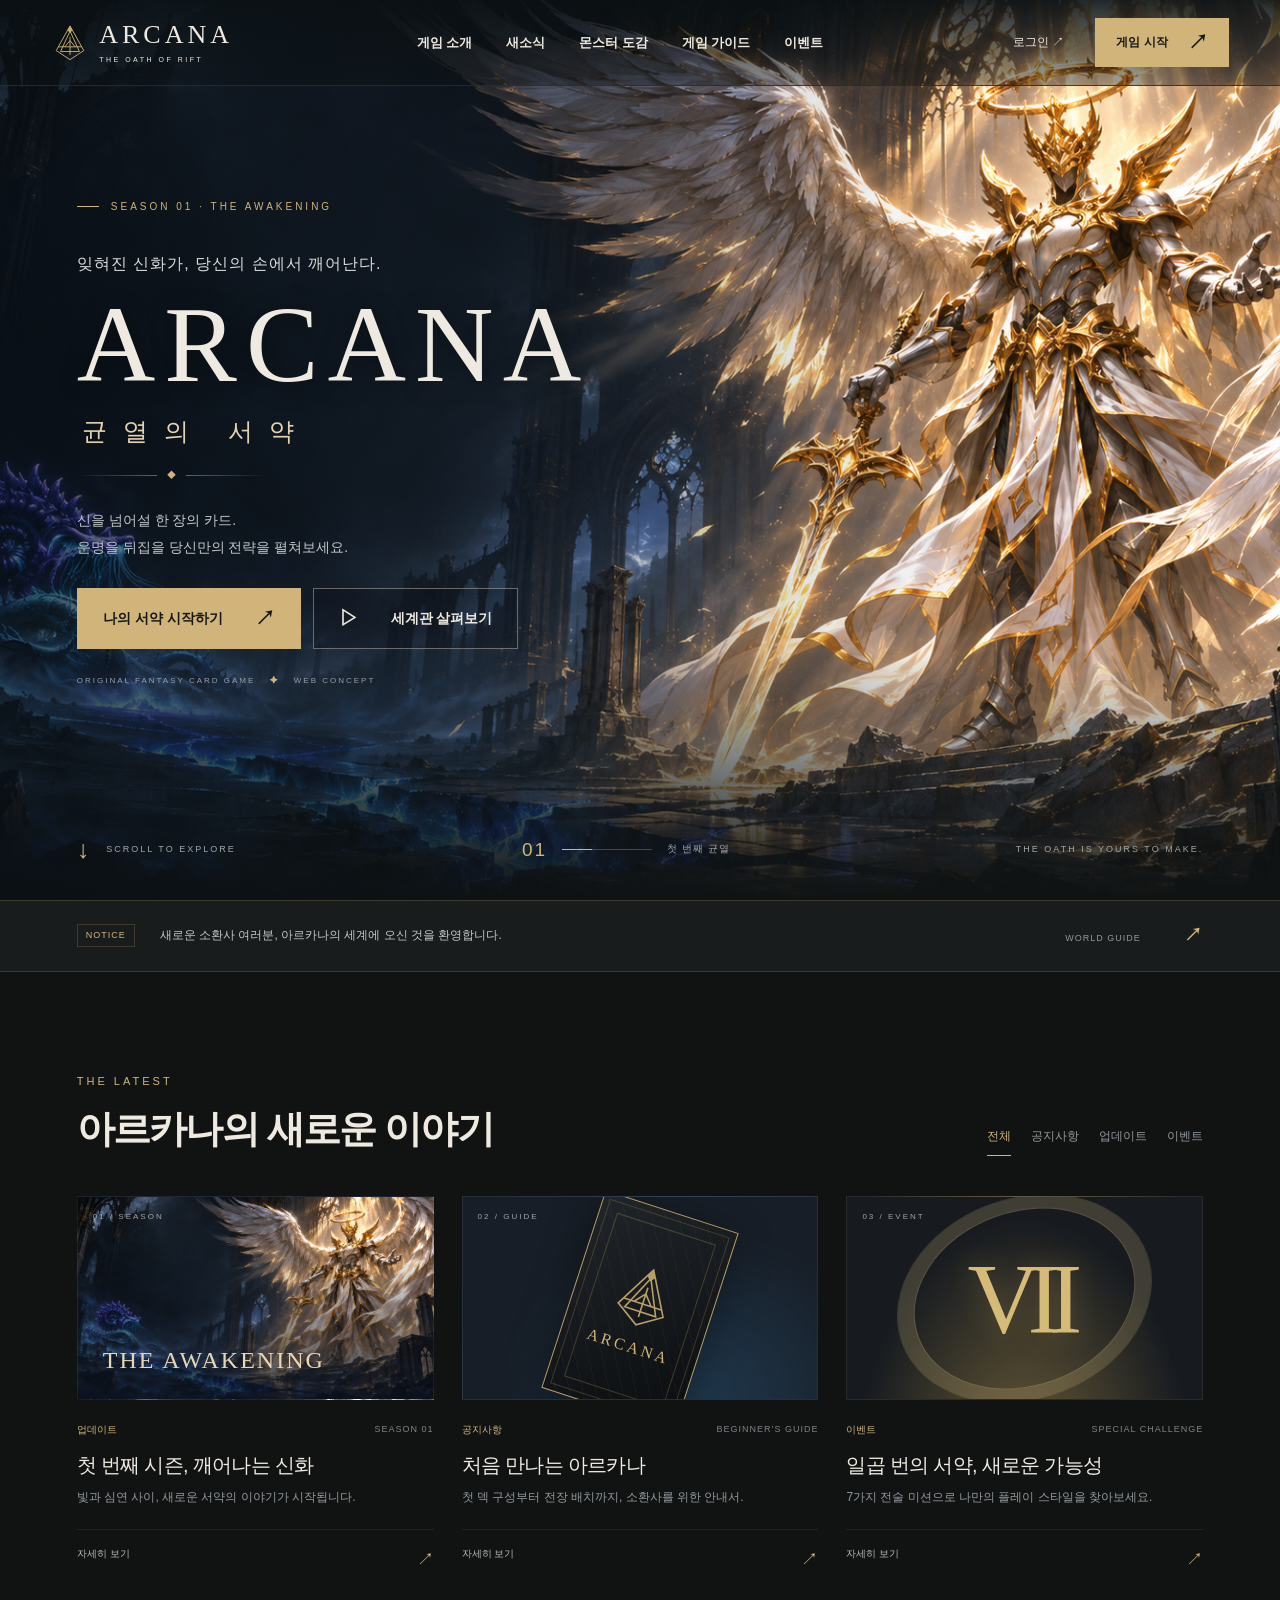
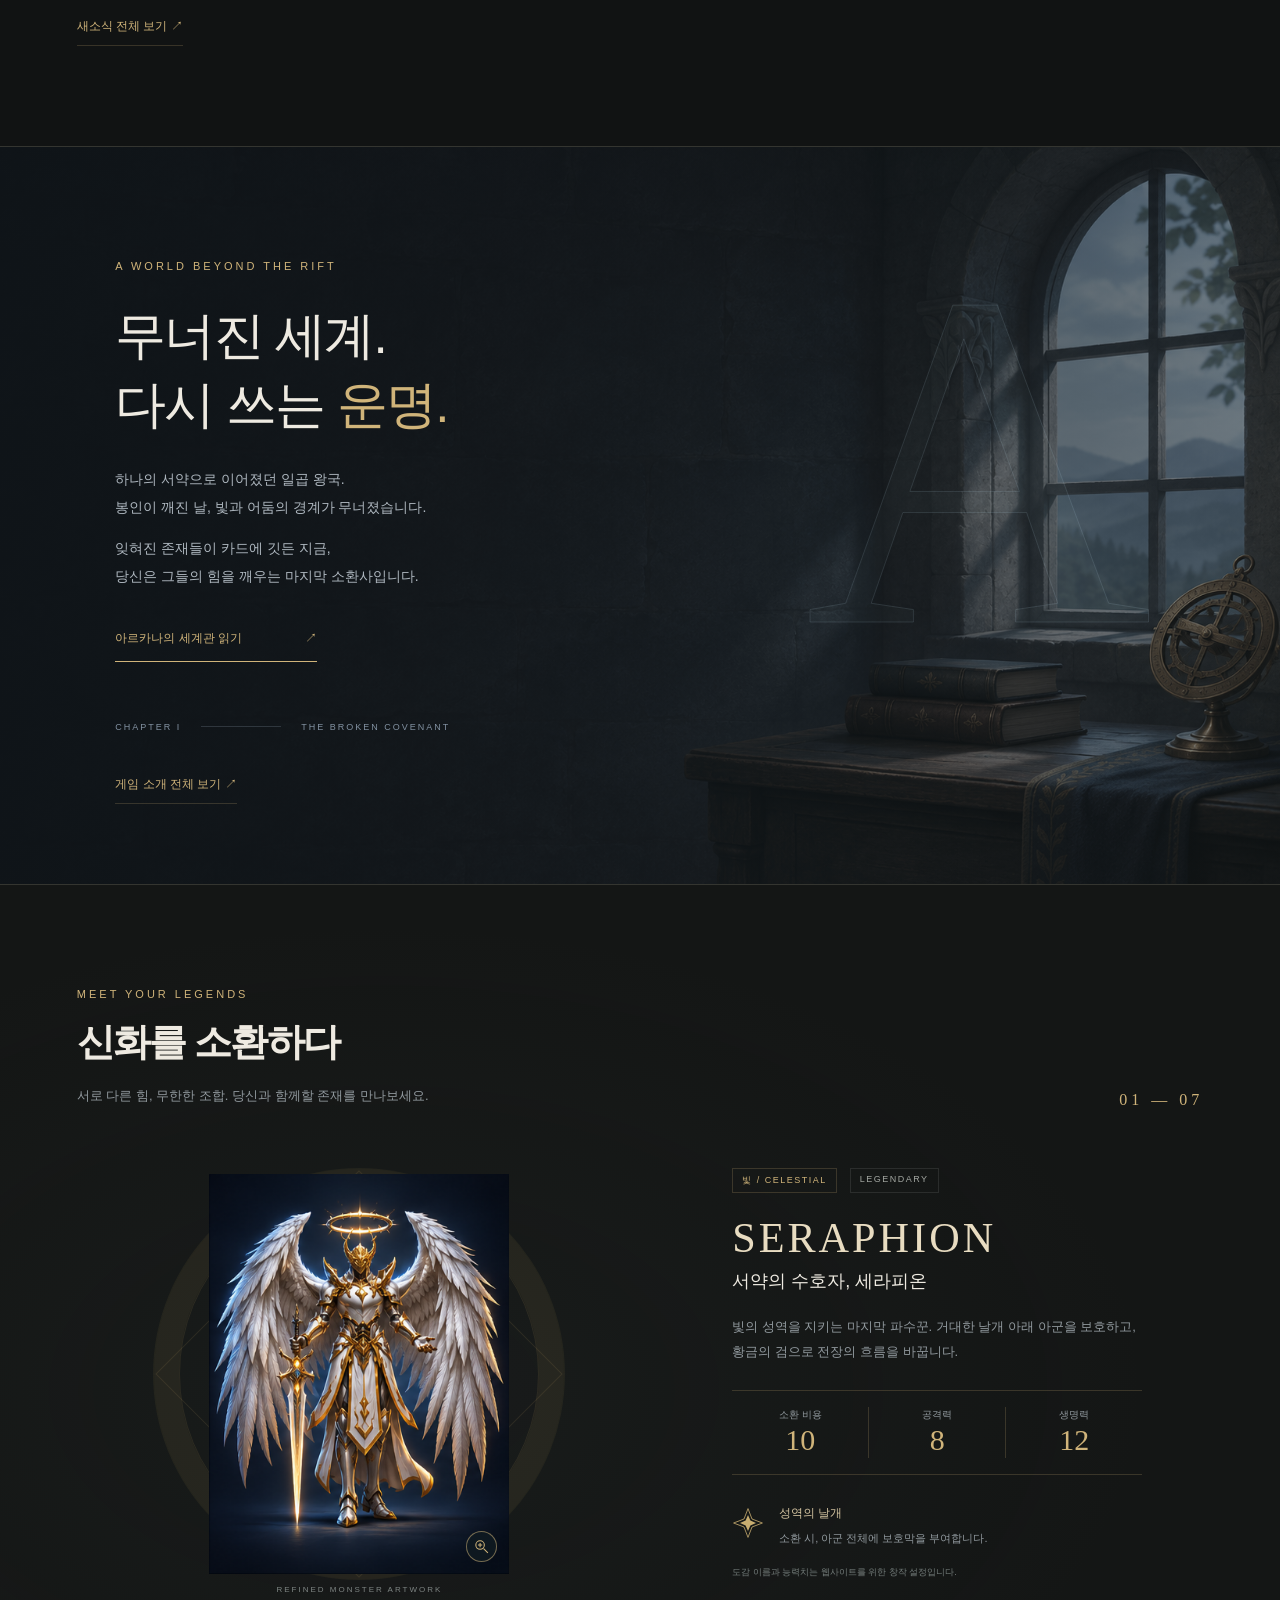
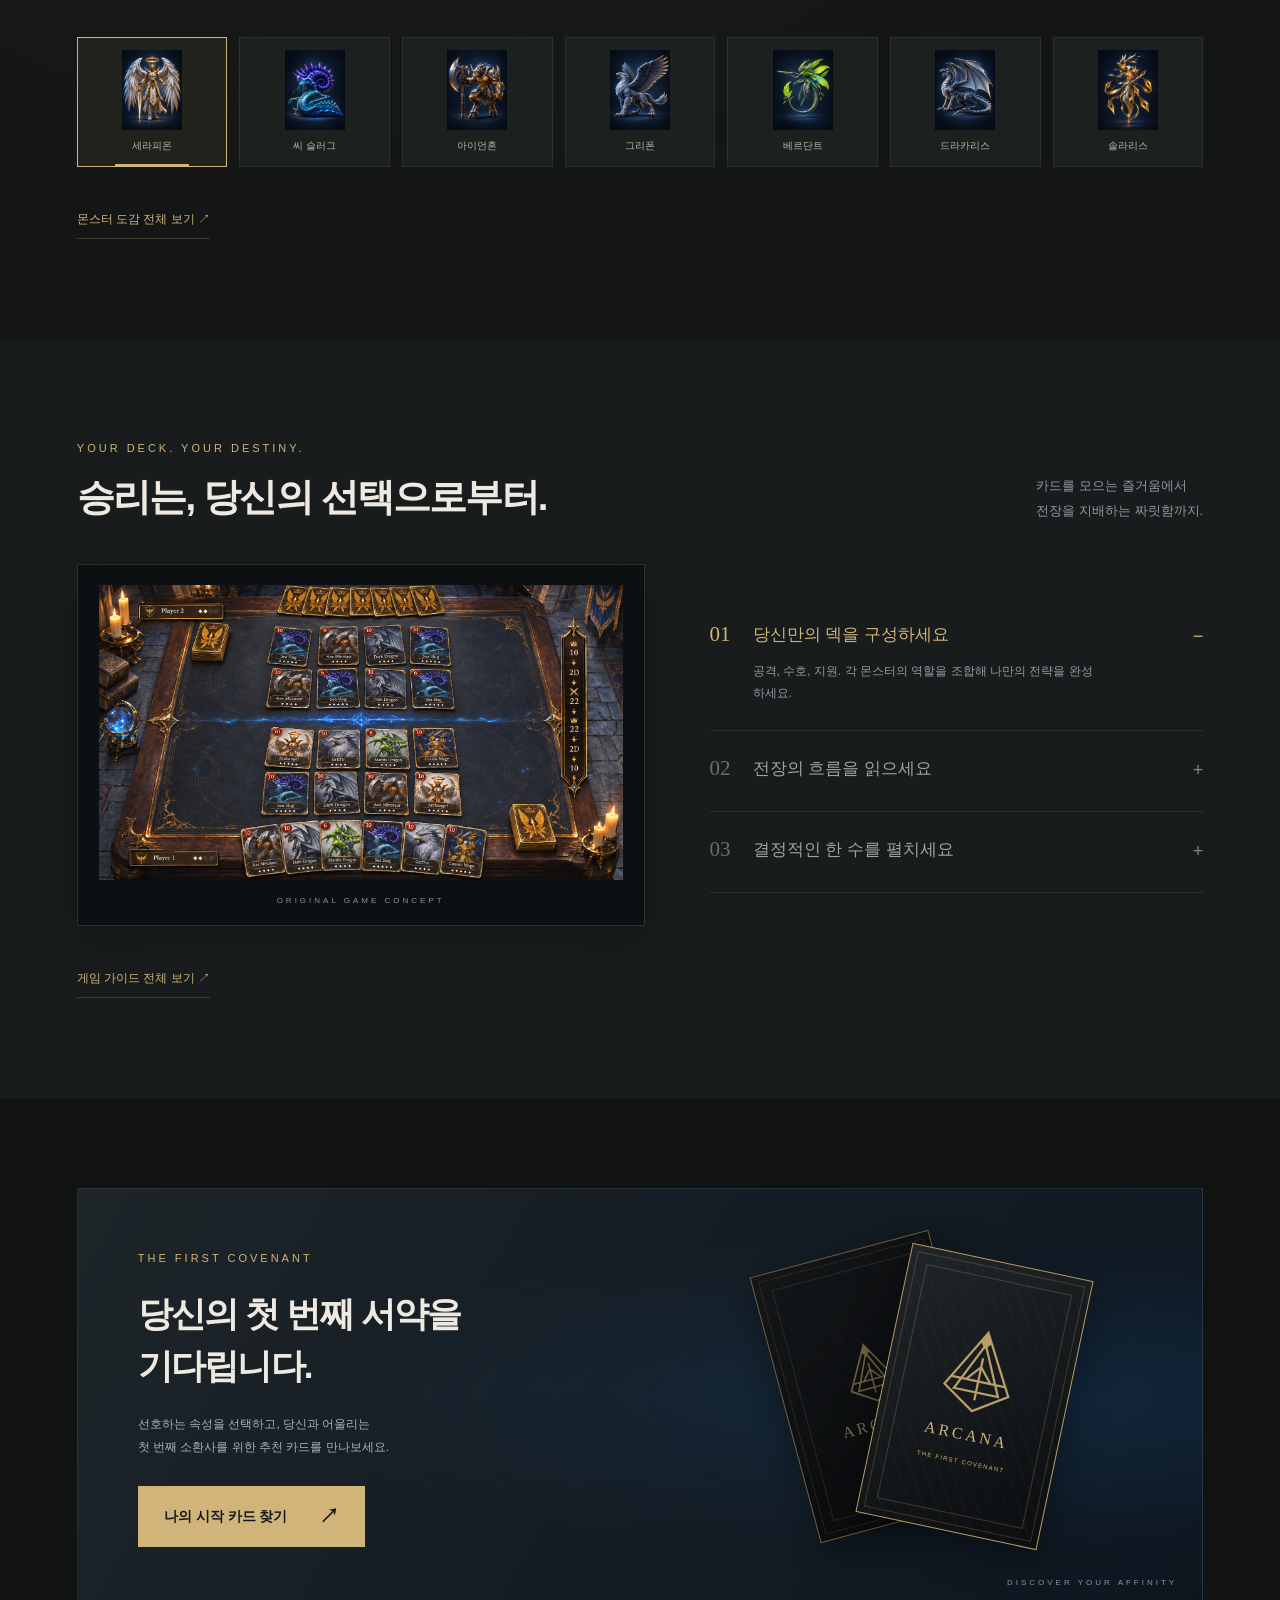
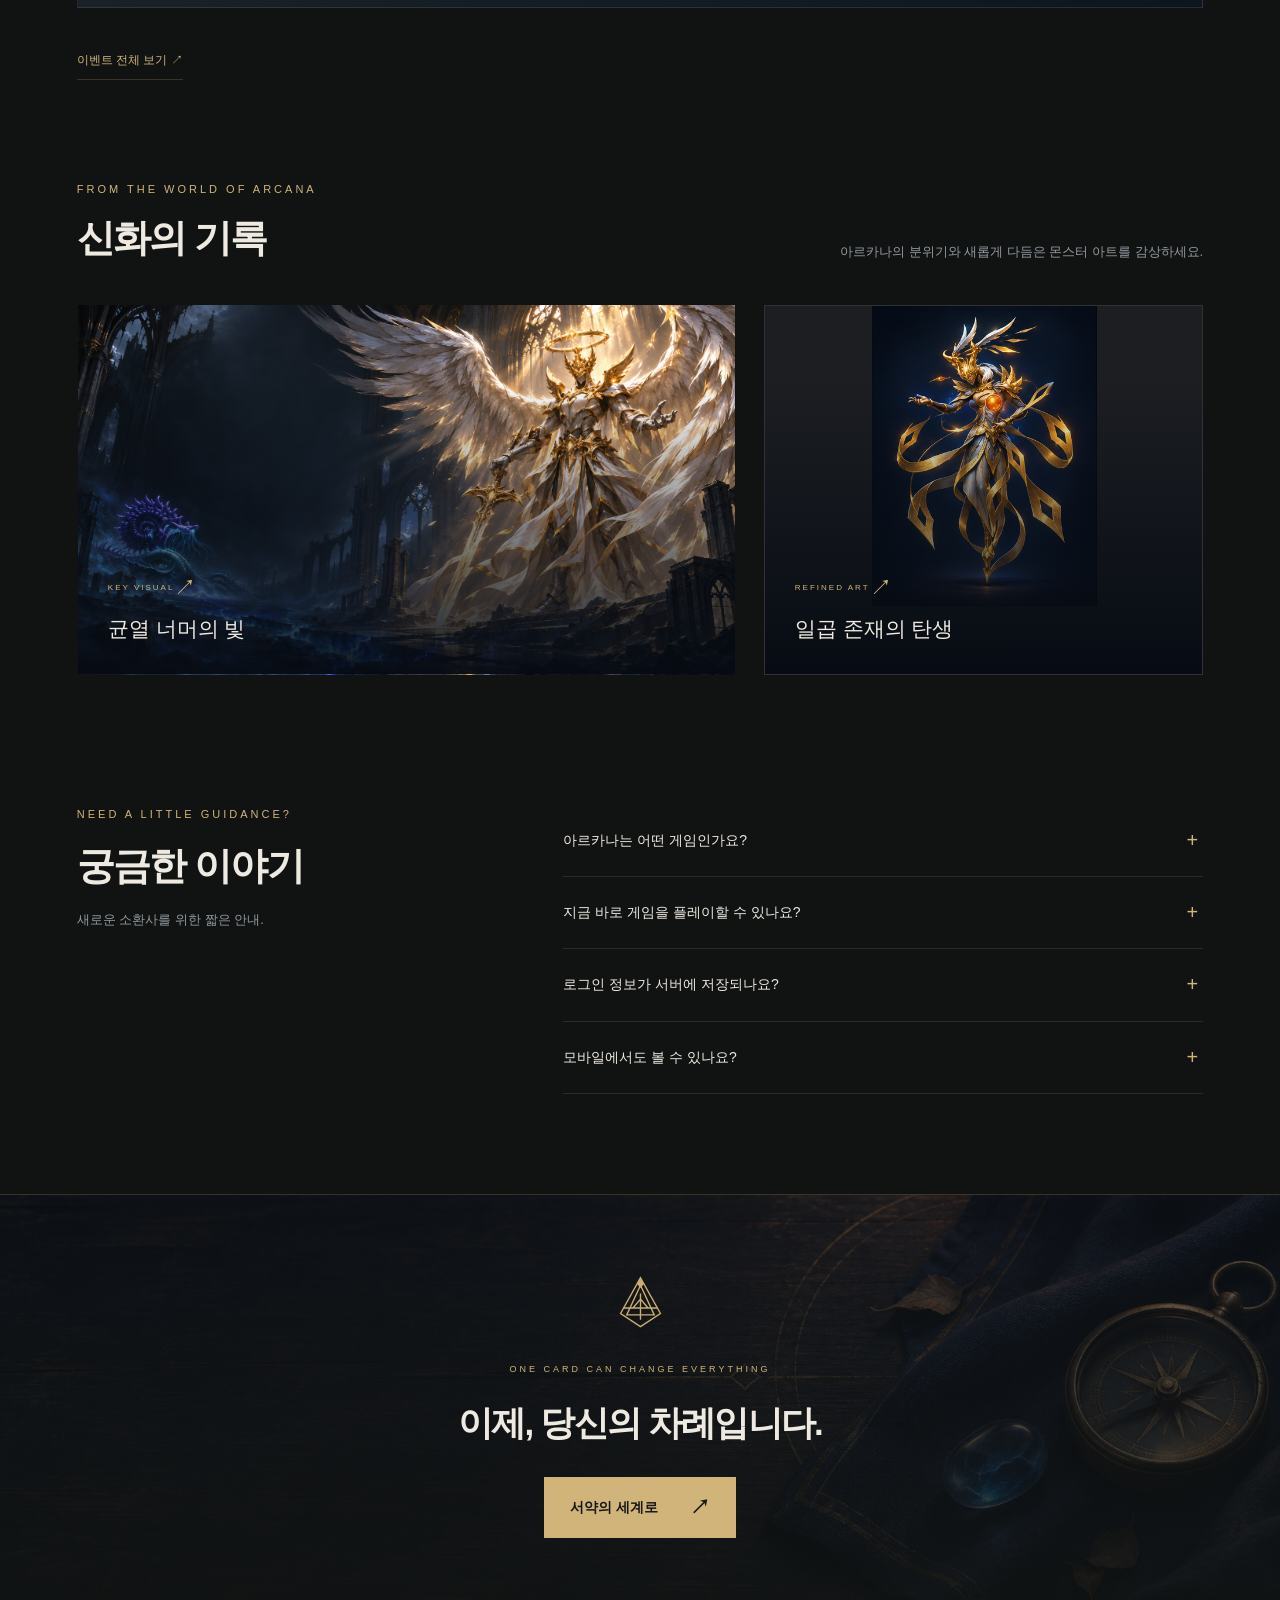
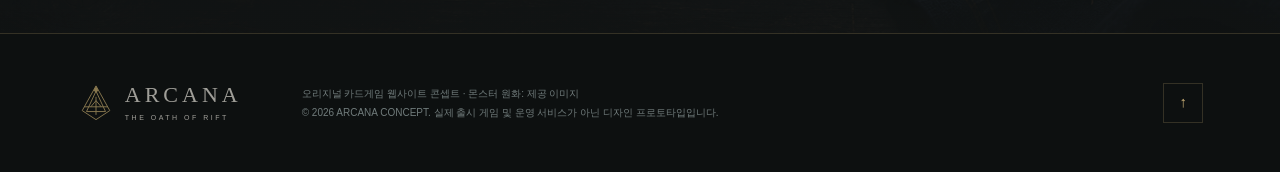
<file: index.html>
<!DOCTYPE html>

<html lang="ko">

<head>
    <meta charset="utf-8" />
    <meta content="width=device-width, initial-scale=1" name="viewport" />
    <meta content="#101111" name="theme-color" />
    <meta content="아르카나: 균열의 서약. 신화 속 몬스터와 함께 완성하는 나만의 카드 전략." name="description" />
    <title>ARCANA — 균열의 서약</title>
    <link href="icons/emblem.svg" rel="icon" type="image/svg+xml" />
    <link href="style.css" rel="stylesheet" />
    <script defer="" src="script.js"></script>
    <link href="pages.css" rel="stylesheet" />
    <script defer="True" src="pages.js"></script>
</head>

<body>
    <a class="skip" href="#main">본문 바로가기</a>
    <header class="header"><a aria-label="아르카나 홈" class="brand" href="index.html"><img alt=""
                src="icons/emblem.svg" /><span>ARCANA<small>THE OATH OF RIFT</small></span></a>
        <nav aria-label="주 메뉴" id="navigation"><a href="about.html">게임 소개</a><a href="news.html">새소식</a><a
                href="monsters.html">몬스터 도감</a><a href="guide.html">게임 가이드</a><a href="events.html">이벤트</a></nav>
        <div class="header-actions"><button class="login-link" data-login="">로그인 <span>↗</span></button><button
                class="button gold small" data-start="">게임 시작 <span>↗</span></button><button aria-controls="navigation"
                aria-expanded="false" aria-label="메뉴 열기" class="menu-button">☰</button></div>
    </header>
    <main id="main">
        <section class="hero" id="home">
            <div class="hero-shade"></div>
            <div class="hero-inner">
                <p class="eyebrow"><span></span> SEASON 01 · THE AWAKENING</p>
                <p class="hero-kicker">잊혀진 신화가, 당신의 손에서 깨어난다.</p>
                <h1>ARCANA</h1>
                <p class="hero-subtitle">균열의 서약</p>
                <div class="ornament"><i></i>◆<i></i></div>
                <p class="hero-description">신을 넘어설 한 장의 카드.<br />운명을 뒤집을 당신만의 전략을 펼쳐보세요.</p>
                <div class="hero-buttons"><button class="button gold" data-start="">나의 서약 시작하기
                        <span>↗</span></button><button class="button outline" data-story=""><span class="play">▷</span>
                        세계관 살펴보기</button></div>
                <p class="platform">ORIGINAL FANTASY CARD GAME <span>✦</span> WEB CONCEPT</p>
            </div>
            <div class="hero-bottom"><a class="scroll-cue" href="#news"><span>↓</span> SCROLL TO EXPLORE</a>
                <div class="season-indicator"><b>01</b><i></i><span>첫 번째 균열</span></div><span class="hero-caption">THE
                    OATH IS YOURS TO MAKE.</span>
            </div>
        </section>
        <div class="notice">
            <div><span class="tag">NOTICE</span><button data-article="0">새로운 소환사 여러분, 아르카나의 세계에 오신 것을 환영합니다.</button>
            </div><span class="notice-date">WORLD GUIDE <b>↗</b></span>
        </div>
        <section class="section news" id="news">
            <div class="section-head">
                <div>
                    <p class="eyebrow">THE LATEST</p>
                    <h2>아르카나의 새로운 이야기</h2>
                </div>
                <div aria-label="새소식 분류" class="filters" role="group"><button aria-pressed="true" class="active"
                        data-filter="all">전체</button><button aria-pressed="false"
                        data-filter="notice">공지사항</button><button aria-pressed="false"
                        data-filter="update">업데이트</button><button aria-pressed="false" data-filter="event">이벤트</button>
                </div>
            </div>
            <div class="news-grid">
                <button class="news-card" data-article="1" data-category="update">
                    <div class="news-art art-one"><span class="art-label">THE AWAKENING</span><span
                            class="image-index">01 / SEASON</span></div>
                    <div class="news-meta"><span>업데이트</span><small>SEASON 01</small></div>
                    <h3>첫 번째 시즌, 깨어나는 신화</h3>
                    <p>빛과 심연 사이, 새로운 서약의 이야기가 시작됩니다.</p><span class="read-more">자세히 보기 <b>↗</b></span>
                </button>
                <button class="news-card" data-article="0" data-category="notice">
                    <div class="news-art art-two">
                        <div class="card-back"><img alt="" src="icons/emblem.svg" /><span>ARCANA</span></div><span
                            class="image-index">02 / GUIDE</span>
                    </div>
                    <div class="news-meta"><span>공지사항</span><small>BEGINNER’S GUIDE</small></div>
                    <h3>처음 만나는 아르카나</h3>
                    <p>첫 덱 구성부터 전장 배치까지, 소환사를 위한 안내서.</p><span class="read-more">자세히 보기 <b>↗</b></span>
                </button>
                <button class="news-card" data-article="2" data-category="event">
                    <div class="news-art art-three"><span class="event-rune">VII</span>
                        <div class="gold-orbit"></div><span class="image-index">03 / EVENT</span>
                    </div>
                    <div class="news-meta"><span>이벤트</span><small>SPECIAL CHALLENGE</small></div>
                    <h3>일곱 번의 서약, 새로운 가능성</h3>
                    <p>7가지 전술 미션으로 나만의 플레이 스타일을 찾아보세요.</p><span class="read-more">자세히 보기 <b>↗</b></span>
                </button>
            </div><a class="section-page-link" href="news.html">새소식 전체 보기 ↗</a>
        </section>
        <section class="story" id="story">
            <div class="story-bg"></div>
            <div class="story-content">
                <p class="eyebrow">A WORLD BEYOND THE RIFT</p>
                <h2>무너진 세계.<br />다시 쓰는 <em>운명.</em></h2>
                <p>하나의 서약으로 이어졌던 일곱 왕국.<br />봉인이 깨진 날, 빛과 어둠의 경계가 무너졌습니다.</p>
                <p>잊혀진 존재들이 카드에 깃든 지금,<br />당신은 그들의 힘을 깨우는 마지막 소환사입니다.</p><button class="text-link" data-story="">아르카나의
                    세계관 읽기 <span>↗</span></button>
            </div>
            <div aria-hidden="true" class="story-mark">A</div>
            <div class="story-foot"><span>CHAPTER I</span><i></i><span>THE BROKEN COVENANT</span></div><a
                class="section-page-link" href="about.html">게임 소개 전체 보기 ↗</a>
        </section>
        <section class="section monsters" id="monsters">
            <div class="section-head">
                <div>
                    <p class="eyebrow">MEET YOUR LEGENDS</p>
                    <h2>신화를 소환하다</h2>
                    <p class="section-description">서로 다른 힘, 무한한 조합. 당신과 함께할 존재를 만나보세요.</p>
                </div><span class="section-number">01 — 07</span>
            </div>
            <div class="monster-stage">
                <div class="monster-visual">
                    <div class="seal"></div>
                    <div class="monster-frame" role="button" tabindex="0" aria-label="선택한 몬스터 이미지 확대"><span
                            class="zoom-badge" aria-hidden="true"><svg viewBox="0 0 24 24" fill="none">
                                <circle cx="10" cy="10" r="6" />
                                <path d="m15 15 6 6M10 7v6M7 10h6" />
                            </svg></span>
                        <div aria-label="황금 갑옷과 하얀 날개를 가진 세라피온" class="sprite" id="monster-image" role="img"></div>
                    </div><span class="visual-caption">REFINED MONSTER ARTWORK</span>
                </div>
                <div class="monster-copy">
                    <div class="monster-badges"><span id="monster-element">빛 / CELESTIAL</span><span
                            id="monster-rarity">LEGENDARY</span></div>
                    <p class="monster-en" id="monster-en">SERAPHION</p>
                    <h3 id="monster-name">서약의 수호자, 세라피온</h3>
                    <p id="monster-description">빛의 성역을 지키는 마지막 파수꾼. 거대한 날개 아래 아군을 보호하고, 황금의 검으로 전장의 흐름을 바꿉니다.</p>
                    <div class="stats">
                        <div><small>소환 비용</small><strong id="stat-cost">10</strong></div>
                        <div><small>공격력</small><strong id="stat-attack">8</strong></div>
                        <div><small>생명력</small><strong id="stat-health">12</strong></div>
                    </div>
                    <div class="skill"><img alt="" src="icons/spark.svg" />
                        <div><strong id="skill-name">성역의 날개</strong>
                            <p id="skill-description">소환 시, 아군 전체에 보호막을 부여합니다.</p>
                        </div>
                    </div>
                    <p class="concept-note">도감 이름과 능력치는 웹사이트를 위한 창작 설정입니다.</p>
                </div>
            </div>
            <div aria-label="몬스터 선택" class="monster-select" role="group"></div><a class="section-page-link"
                href="monsters.html">몬스터 도감 전체 보기 ↗</a>
        </section>
        <section class="guide section" id="guide">
            <div class="section-head">
                <div>
                    <p class="eyebrow">YOUR DECK. YOUR DESTINY.</p>
                    <h2>승리는, 당신의 선택으로부터.</h2>
                </div>
                <p class="section-description">카드를 모으는 즐거움에서<br />전장을 지배하는 짜릿함까지.</p>
            </div>
            <div class="guide-layout">
                <div class="battle-preview">
                    <div aria-label="사용자가 제작한 카드게임 전장" class="battle-image" role="img"></div><span>ORIGINAL GAME
                        CONCEPT</span>
                </div>
                <div class="guide-steps"><button aria-expanded="true" class="guide-step active"
                        data-step="0"><span>01</span>
                        <div>
                            <h3>당신만의 덱을 구성하세요</h3>
                            <p>공격, 수호, 지원. 각 몬스터의 역할을 조합해 나만의 전략을 완성하세요.</p>
                        </div><b>−</b>
                    </button><button aria-expanded="false" class="guide-step" data-step="1"><span>02</span>
                        <div>
                            <h3>전장의 흐름을 읽으세요</h3>
                            <p>매 턴 주어지는 자원을 관리하고, 상대의 다음 수를 예측하세요. 강한 카드보다 적절한 타이밍이 중요합니다.</p>
                        </div><b>+</b>
                    </button><button aria-expanded="false" class="guide-step" data-step="2"><span>03</span>
                        <div>
                            <h3>결정적인 한 수를 펼치세요</h3>
                            <p>수호자로 공격을 견디고, 지원 능력으로 기회를 만든 뒤, 강력한 소환으로 승부를 뒤집으세요.</p>
                        </div><b>+</b>
                    </button></div>
            </div><a class="section-page-link" href="guide.html">게임 가이드 전체 보기 ↗</a>
        </section>
        <section class="event-section section" id="events">
            <div class="event-panel">
                <div>
                    <p class="eyebrow">THE FIRST COVENANT</p>
                    <h2>당신의 첫 번째 서약을<br />기다립니다.</h2>
                    <p>선호하는 속성을 선택하고, 당신과 어울리는<br />첫 번째 소환사를 위한 추천 카드를 만나보세요.</p><button class="button gold"
                        id="affinity-open">나의 시작 카드 찾기 <span>↗</span></button>
                </div>
                <div aria-hidden="true" class="event-card-group">
                    <div class="card-back side-card"><img alt="" src="icons/emblem.svg" /><span>ARCANA</span></div>
                    <div class="card-back front-card"><img alt="" src="icons/emblem.svg" /><span>ARCANA</span><small>THE
                            FIRST COVENANT</small></div>
                </div><span class="event-label">DISCOVER YOUR AFFINITY</span>
            </div><a class="section-page-link" href="events.html">이벤트 전체 보기 ↗</a>
        </section>
        <section class="section media" id="media">
            <div class="section-head">
                <div>
                    <p class="eyebrow">FROM THE WORLD OF ARCANA</p>
                    <h2>신화의 기록</h2>
                </div>
                <p class="section-description">아르카나의 분위기와 새롭게 다듬은 몬스터 아트를 감상하세요.</p>
            </div>
            <div class="media-grid"><button class="media-item media-keyart" data-gallery="hero"><span>KEY VISUAL
                        <b>↗</b></span>
                    <h3>균열 너머의 빛</h3>
                </button><button class="media-item media-original" data-gallery="original">
                    <div class="gallery-sprite"></div><span>REFINED ART <b>↗</b></span>
                    <h3>일곱 존재의 탄생</h3>
                </button></div>
        </section>
        <section class="section faq" id="faq">
            <div>
                <p class="eyebrow">NEED A LITTLE GUIDANCE?</p>
                <h2>궁금한 이야기</h2>
                <p class="section-description">새로운 소환사를 위한 짧은 안내.</p>
            </div>
            <div class="faq-list">
                <details>
                    <summary>아르카나는 어떤 게임인가요?</summary>
                    <p>제공된 몬스터 원화와 카드게임 시안을 바탕으로 구성한 판타지 전략 카드게임 콘셉트입니다. 이 페이지에서 세계관과 몬스터 도감, 덱 구성 가이드를 확인할 수 있습니다.</p>
                </details>
                <details>
                    <summary>지금 바로 게임을 플레이할 수 있나요?</summary>
                    <p>현재는 메인페이지 프로토타입입니다. 실제 카드 대전과 다운로드 기능은 포함되어 있지 않습니다. 게임 시작 버튼에서는 준비 상태와 가이드를 안내합니다.</p>
                </details>
                <details>
                    <summary>로그인 정보가 서버에 저장되나요?</summary>
                    <p>아니요. 로그인창은 화면 동작을 확인하기 위한 체험용입니다. 실제 계정 인증이나 비밀번호 저장·전송은 하지 않습니다. 체험용 닉네임만 현재 탭에 유지됩니다.</p>
                </details>
                <details>
                    <summary>모바일에서도 볼 수 있나요?</summary>
                    <p>네. PC, 태블릿, 모바일 화면에 맞춰 콘텐츠가 재배치됩니다. 몬스터 목록은 작은 화면에서 좌우로 스크롤할 수 있습니다.</p>
                </details>
            </div>
        </section>
        <section class="closing"><img alt="" src="icons/emblem.svg" />
            <p class="eyebrow">ONE CARD CAN CHANGE EVERYTHING</p>
            <h2>이제, 당신의 차례입니다.</h2><button class="button gold" data-start="">서약의 세계로 <span>↗</span></button>
        </section>
    </main>
    <footer><a class="brand" href="index.html"><img alt="" src="icons/emblem.svg" /><span>ARCANA<small>THE OATH OF
                    RIFT</small></span></a>
        <div>
            <p>오리지널 카드게임 웹사이트 콘셉트 · 몬스터 원화: 제공 이미지</p>
            <p>© 2026 ARCANA CONCEPT. 실제 출시 게임 및 운영 서비스가 아닌 디자인 프로토타입입니다.</p>
        </div><button aria-label="맨 위로" class="back-top">↑</button>
    </footer>
    <dialog aria-labelledby="login-title" id="login-modal"><button aria-label="닫기" class="modal-close">×</button><img
            alt="" class="dialog-emblem" src="icons/emblem.svg" />
        <p class="eyebrow">WELCOME, SUMMONER</p>
        <h2 id="login-title">서약의 세계에 오신 것을<br />환영합니다.</h2>
        <p class="modal-intro">로그인 UI 체험용입니다. 실제 비밀번호를 입력하지 마세요.</p>
        <form id="login-form"><label for="nickname">소환사 이름</label><input autocomplete="off" id="nickname" maxlength="16"
                minlength="2" name="nickname" placeholder="2~16자 닉네임" required="" /><label for="password">체험용
                비밀번호</label>
            <div class="password-wrap"><input autocomplete="off" id="password" minlength="4" name="password"
                    placeholder="임의의 문자 4자 이상" required="" type="password" /><button aria-label="비밀번호 보기"
                    id="password-toggle" type="button">보기</button></div>
            <p class="form-note">입력한 비밀번호는 저장하거나 전송하지 않습니다.</p><button class="button gold full" type="submit">체험 로그인
                <span>↗</span></button><button class="guest-button" id="guest-login" type="button">게스트 소환사로
                둘러보기</button>
        </form>
    </dialog>
    <dialog aria-labelledby="content-title" id="content-modal"><button aria-label="닫기" class="modal-close">×</button>
        <p class="eyebrow" id="content-category">ARCANA ARCHIVE</p>
        <h2 id="content-title"></h2>
        <div id="content-body"></div>
    </dialog>
    <dialog aria-labelledby="affinity-title" id="affinity-modal"><button aria-label="닫기" class="modal-close">×</button>
        <p class="eyebrow">FIND YOUR FIRST CARD</p>
        <h2 id="affinity-title">어떤 힘과 서약하시겠습니까?</h2>
        <p class="modal-intro">마음이 이끄는 속성을 선택하세요.</p>
        <div class="affinity-options"><button data-affinity="0">✧<strong>빛</strong><small>보호와 균형</small></button><button
                data-affinity="1">≈<strong>심연</strong><small>제어와 인내</small></button><button
                data-affinity="4">❧<strong>자연</strong><small>속도와 연계</small></button></div>
        <div aria-live="polite" id="affinity-result"></div>
    </dialog>
    <div id="toast" role="status"></div>
</body>

</html>
</file>
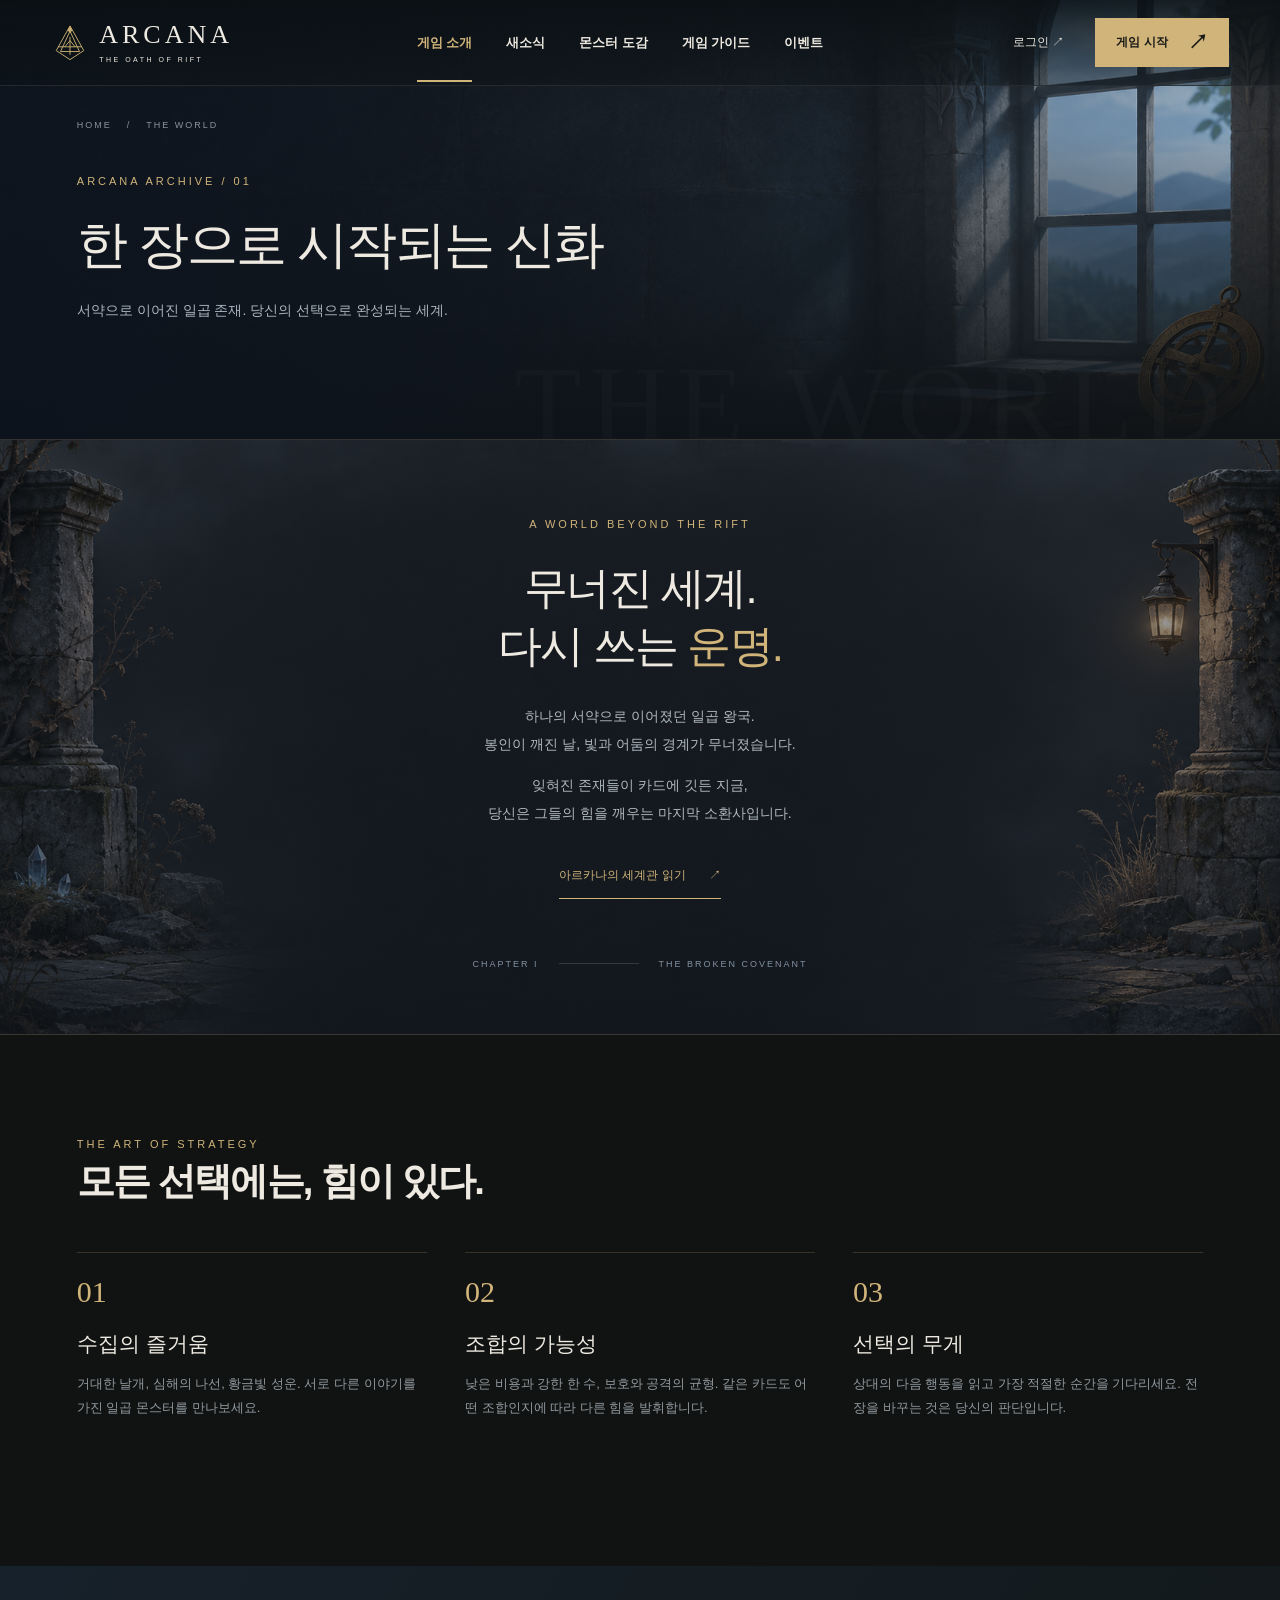
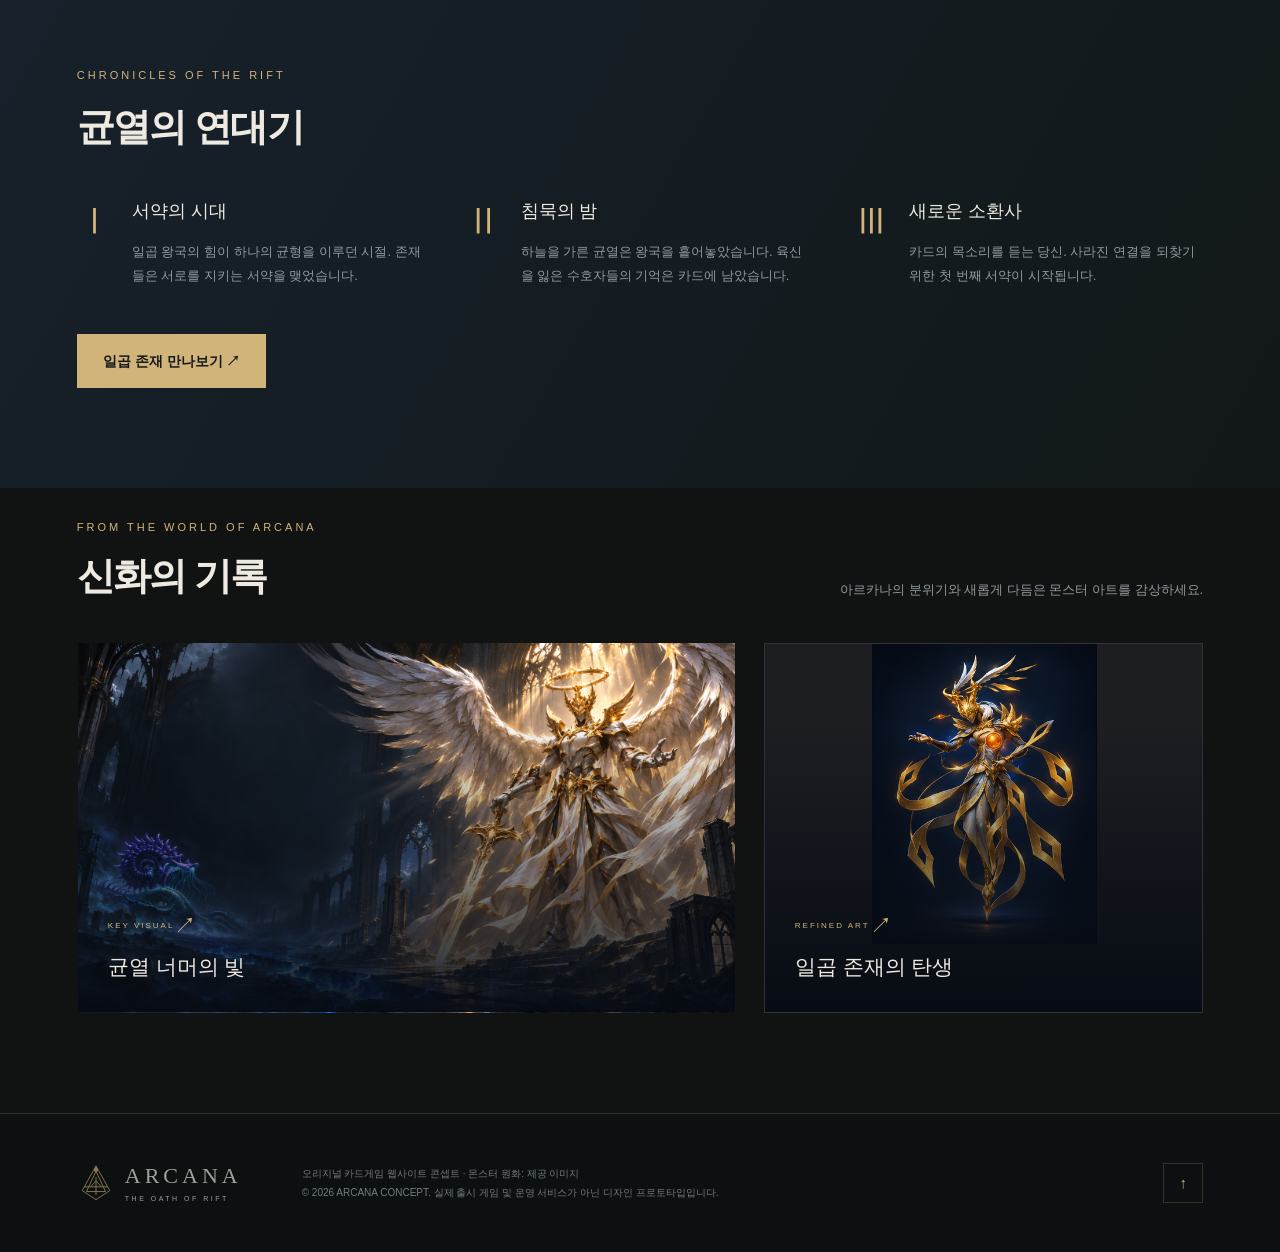
<file: about.html>
<!DOCTYPE html>
<html lang="ko"><head><meta charset="utf-8"/><meta content="width=device-width, initial-scale=1" name="viewport"/><meta content="#101111" name="theme-color"/><title>게임 소개 | ARCANA — 균열의 서약</title><link href="icons/emblem.svg" rel="icon"/><link href="style.css" rel="stylesheet"/><link href="pages.css" rel="stylesheet"/><script defer="" src="script.js"></script><script defer="" src="pages.js"></script></head><body class="inner-page page-about"><a class="skip" href="#main">본문 바로가기</a><header class="header"><a aria-label="아르카나 홈" class="brand" href="index.html"><img alt="" src="icons/emblem.svg"/><span>ARCANA<small>THE OATH OF RIFT</small></span></a><nav aria-label="주 메뉴" id="navigation"><a aria-current="page" href="about.html">게임 소개</a><a href="news.html">새소식</a><a href="monsters.html">몬스터 도감</a><a href="guide.html">게임 가이드</a><a href="events.html">이벤트</a></nav><div class="header-actions"><button class="login-link" data-login="">로그인 <span>↗</span></button><button class="button gold small" data-start="">게임 시작 <span>↗</span></button><button aria-controls="navigation" aria-expanded="false" aria-label="메뉴 열기" class="menu-button">☰</button></div></header><main id="main"><section class="page-hero"><div class="page-hero-art"></div><div class="page-heading"><div class="breadcrumb"><a href="index.html">HOME</a><span>/</span>THE WORLD</div><p class="eyebrow">ARCANA ARCHIVE / 01</p><h1>한 장으로 시작되는 신화</h1><p>서약으로 이어진 일곱 존재. 당신의 선택으로 완성되는 세계.</p></div><span class="page-watermark">THE WORLD</span></section><section class="story" id="story"><div class="story-bg"></div><div class="story-content"><p class="eyebrow">A WORLD BEYOND THE RIFT</p><h2>무너진 세계.<br/>다시 쓰는 <em>운명.</em></h2><p>하나의 서약으로 이어졌던 일곱 왕국.<br/>봉인이 깨진 날, 빛과 어둠의 경계가 무너졌습니다.</p><p>잊혀진 존재들이 카드에 깃든 지금,<br/>당신은 그들의 힘을 깨우는 마지막 소환사입니다.</p><button class="text-link" data-story="">아르카나의 세계관 읽기 <span>↗</span></button></div><div aria-hidden="true" class="story-mark">A</div><div class="story-foot"><span>CHAPTER I</span><i></i><span>THE BROKEN COVENANT</span></div></section><section class="section"><p class="eyebrow">THE ART OF STRATEGY</p><h2>모든 선택에는, 힘이 있다.</h2><div class="feature-grid"><article><span class="feature-index">01</span><h3>수집의 즐거움</h3><p>거대한 날개, 심해의 나선, 황금빛 성운. 서로 다른 이야기를 가진 일곱 몬스터를 만나보세요.</p></article><article><span class="feature-index">02</span><h3>조합의 가능성</h3><p>낮은 비용과 강한 한 수, 보호와 공격의 균형. 같은 카드도 어떤 조합인지에 따라 다른 힘을 발휘합니다.</p></article><article><span class="feature-index">03</span><h3>선택의 무게</h3><p>상대의 다음 행동을 읽고 가장 적절한 순간을 기다리세요. 전장을 바꾸는 것은 당신의 판단입니다.</p></article></div></section><section class="lore-band section"><p class="eyebrow">CHRONICLES OF THE RIFT</p><h2>균열의 연대기</h2><div class="timeline"><article><b>Ⅰ</b><div><h3>서약의 시대</h3><p>일곱 왕국의 힘이 하나의 균형을 이루던 시절. 존재들은 서로를 지키는 서약을 맺었습니다.</p></div></article><article><b>Ⅱ</b><div><h3>침묵의 밤</h3><p>하늘을 가른 균열은 왕국을 흩어놓았습니다. 육신을 잃은 수호자들의 기억은 카드에 남았습니다.</p></div></article><article><b>Ⅲ</b><div><h3>새로운 소환사</h3><p>카드의 목소리를 듣는 당신. 사라진 연결을 되찾기 위한 첫 번째 서약이 시작됩니다.</p></div></article></div><a class="button gold" href="monsters.html">일곱 존재 만나보기 ↗</a></section><section class="section media" id="media"><div class="section-head"><div><p class="eyebrow">FROM THE WORLD OF ARCANA</p><h2>신화의 기록</h2></div><p class="section-description">아르카나의 분위기와 새롭게 다듬은 몬스터 아트를 감상하세요.</p></div><div class="media-grid"><button class="media-item media-keyart" data-gallery="hero"><span>KEY VISUAL <b>↗</b></span><h3>균열 너머의 빛</h3></button><button class="media-item media-original" data-gallery="original"><div class="gallery-sprite"></div><span>REFINED ART <b>↗</b></span><h3>일곱 존재의 탄생</h3></button></div></section></main><footer><a class="brand" href="index.html"><img alt="" src="icons/emblem.svg"/><span>ARCANA<small>THE OATH OF RIFT</small></span></a><div><p>오리지널 카드게임 웹사이트 콘셉트 · 몬스터 원화: 제공 이미지</p><p>© 2026 ARCANA CONCEPT. 실제 출시 게임 및 운영 서비스가 아닌 디자인 프로토타입입니다.</p></div><button aria-label="맨 위로" class="back-top">↑</button></footer><dialog aria-labelledby="login-title" id="login-modal"><button aria-label="닫기" class="modal-close">×</button><img alt="" class="dialog-emblem" src="icons/emblem.svg"/><p class="eyebrow">WELCOME, SUMMONER</p><h2 id="login-title">서약의 세계에 오신 것을<br/>환영합니다.</h2><p class="modal-intro">로그인 UI 체험용입니다. 실제 비밀번호를 입력하지 마세요.</p><form id="login-form"><label for="nickname">소환사 이름</label><input autocomplete="off" id="nickname" maxlength="16" minlength="2" name="nickname" placeholder="2~16자 닉네임" required=""/><label for="password">체험용 비밀번호</label><div class="password-wrap"><input autocomplete="off" id="password" minlength="4" name="password" placeholder="임의의 문자 4자 이상" required="" type="password"/><button aria-label="비밀번호 보기" id="password-toggle" type="button">보기</button></div><p class="form-note">입력한 비밀번호는 저장하거나 전송하지 않습니다.</p><button class="button gold full" type="submit">체험 로그인 <span>↗</span></button><button class="guest-button" id="guest-login" type="button">게스트 소환사로 둘러보기</button></form></dialog><dialog aria-labelledby="content-title" id="content-modal"><button aria-label="닫기" class="modal-close">×</button><p class="eyebrow" id="content-category">ARCANA ARCHIVE</p><h2 id="content-title"></h2><div id="content-body"></div></dialog><dialog aria-labelledby="affinity-title" id="affinity-modal"><button aria-label="닫기" class="modal-close">×</button><p class="eyebrow">FIND YOUR FIRST CARD</p><h2 id="affinity-title">어떤 힘과 서약하시겠습니까?</h2><p class="modal-intro">마음이 이끄는 속성을 선택하세요.</p><div class="affinity-options"><button data-affinity="0">✧<strong>빛</strong><small>보호와 균형</small></button><button data-affinity="1">≈<strong>심연</strong><small>제어와 인내</small></button><button data-affinity="4">❧<strong>자연</strong><small>속도와 연계</small></button></div><div aria-live="polite" id="affinity-result"></div></dialog><div id="toast" role="status"></div></body></html>
</file>
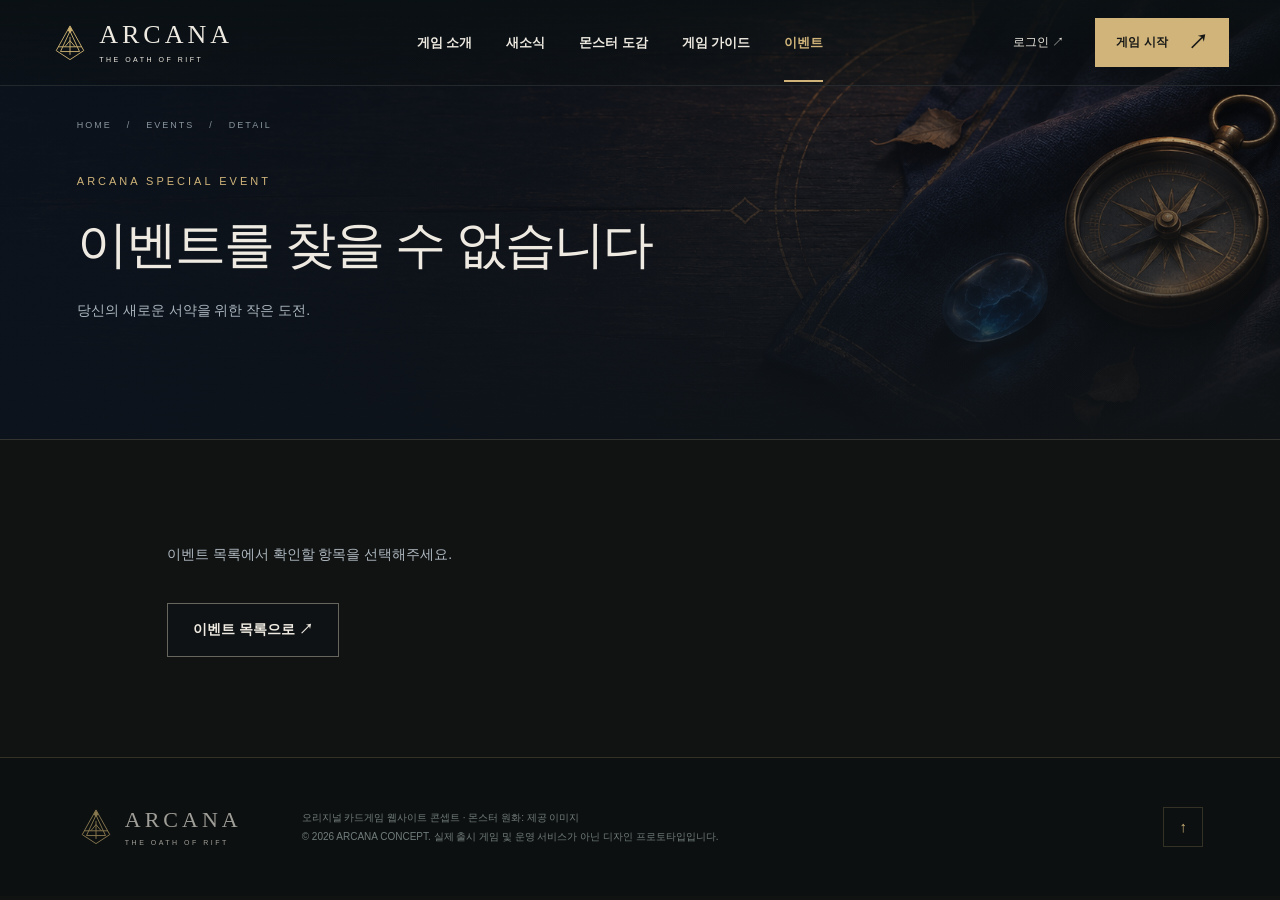
<file: event-detail.html>
<!DOCTYPE html>
<html lang="ko"><head><meta charset="utf-8"/><meta content="width=device-width, initial-scale=1" name="viewport"/><meta content="#101111" name="theme-color"/><title>이벤트 상세 | ARCANA — 균열의 서약</title><link href="icons/emblem.svg" rel="icon"/><link href="style.css" rel="stylesheet"/><link href="pages.css" rel="stylesheet"/><script defer="" src="script.js"></script><script defer="" src="pages.js"></script></head><body class="inner-page page-events"><a class="skip" href="#main">본문 바로가기</a><header class="header"><a aria-label="아르카나 홈" class="brand" href="index.html"><img alt="" src="icons/emblem.svg"/><span>ARCANA<small>THE OATH OF RIFT</small></span></a><nav aria-label="주 메뉴" id="navigation"><a href="about.html">게임 소개</a><a href="news.html">새소식</a><a href="monsters.html">몬스터 도감</a><a href="guide.html">게임 가이드</a><a aria-current="page" href="events.html">이벤트</a></nav><div class="header-actions"><button class="login-link" data-login="">로그인 <span>↗</span></button><button class="button gold small" data-start="">게임 시작 <span>↗</span></button><button aria-controls="navigation" aria-expanded="false" aria-label="메뉴 열기" class="menu-button">☰</button></div></header><main id="main"><section class="page-hero"><div class="page-hero-art"></div><div class="page-heading"><div class="breadcrumb"><a href="index.html">HOME</a><span>/</span><a href="events.html">EVENTS</a><span>/</span>DETAIL</div><p class="eyebrow">ARCANA SPECIAL EVENT</p><h1 id="event-detail-title">이벤트 안내</h1><p>당신의 새로운 서약을 위한 작은 도전.</p></div></section><article class="section event-detail"><div id="event-detail-content"></div><a class="button outline" id="event-back" href="events.html#event-list">이벤트 목록으로 ↗</a></article></main><footer><a class="brand" href="index.html"><img alt="" src="icons/emblem.svg"/><span>ARCANA<small>THE OATH OF RIFT</small></span></a><div><p>오리지널 카드게임 웹사이트 콘셉트 · 몬스터 원화: 제공 이미지</p><p>© 2026 ARCANA CONCEPT. 실제 출시 게임 및 운영 서비스가 아닌 디자인 프로토타입입니다.</p></div><button aria-label="맨 위로" class="back-top">↑</button></footer><dialog aria-labelledby="login-title" id="login-modal"><button aria-label="닫기" class="modal-close">×</button><img alt="" class="dialog-emblem" src="icons/emblem.svg"/><p class="eyebrow">WELCOME, SUMMONER</p><h2 id="login-title">서약의 세계에 오신 것을<br/>환영합니다.</h2><p class="modal-intro">로그인 UI 체험용입니다. 실제 비밀번호를 입력하지 마세요.</p><form id="login-form"><label for="nickname">소환사 이름</label><input autocomplete="off" id="nickname" maxlength="16" minlength="2" name="nickname" placeholder="2~16자 닉네임" required=""/><label for="password">체험용 비밀번호</label><div class="password-wrap"><input autocomplete="off" id="password" minlength="4" name="password" placeholder="임의의 문자 4자 이상" required="" type="password"/><button aria-label="비밀번호 보기" id="password-toggle" type="button">보기</button></div><p class="form-note">입력한 비밀번호는 저장하거나 전송하지 않습니다.</p><button class="button gold full" type="submit">체험 로그인 <span>↗</span></button><button class="guest-button" id="guest-login" type="button">게스트 소환사로 둘러보기</button></form></dialog><dialog aria-labelledby="content-title" id="content-modal"><button aria-label="닫기" class="modal-close">×</button><p class="eyebrow" id="content-category">ARCANA ARCHIVE</p><h2 id="content-title"></h2><div id="content-body"></div></dialog><dialog aria-labelledby="affinity-title" id="affinity-modal"><button aria-label="닫기" class="modal-close">×</button><p class="eyebrow">FIND YOUR FIRST CARD</p><h2 id="affinity-title">어떤 힘과 서약하시겠습니까?</h2><p class="modal-intro">마음이 이끄는 속성을 선택하세요.</p><div class="affinity-options"><button data-affinity="0">✧<strong>빛</strong><small>보호와 균형</small></button><button data-affinity="1">≈<strong>심연</strong><small>제어와 인내</small></button><button data-affinity="4">❧<strong>자연</strong><small>속도와 연계</small></button></div><div aria-live="polite" id="affinity-result"></div></dialog><div id="toast" role="status"></div></body></html>
</file>
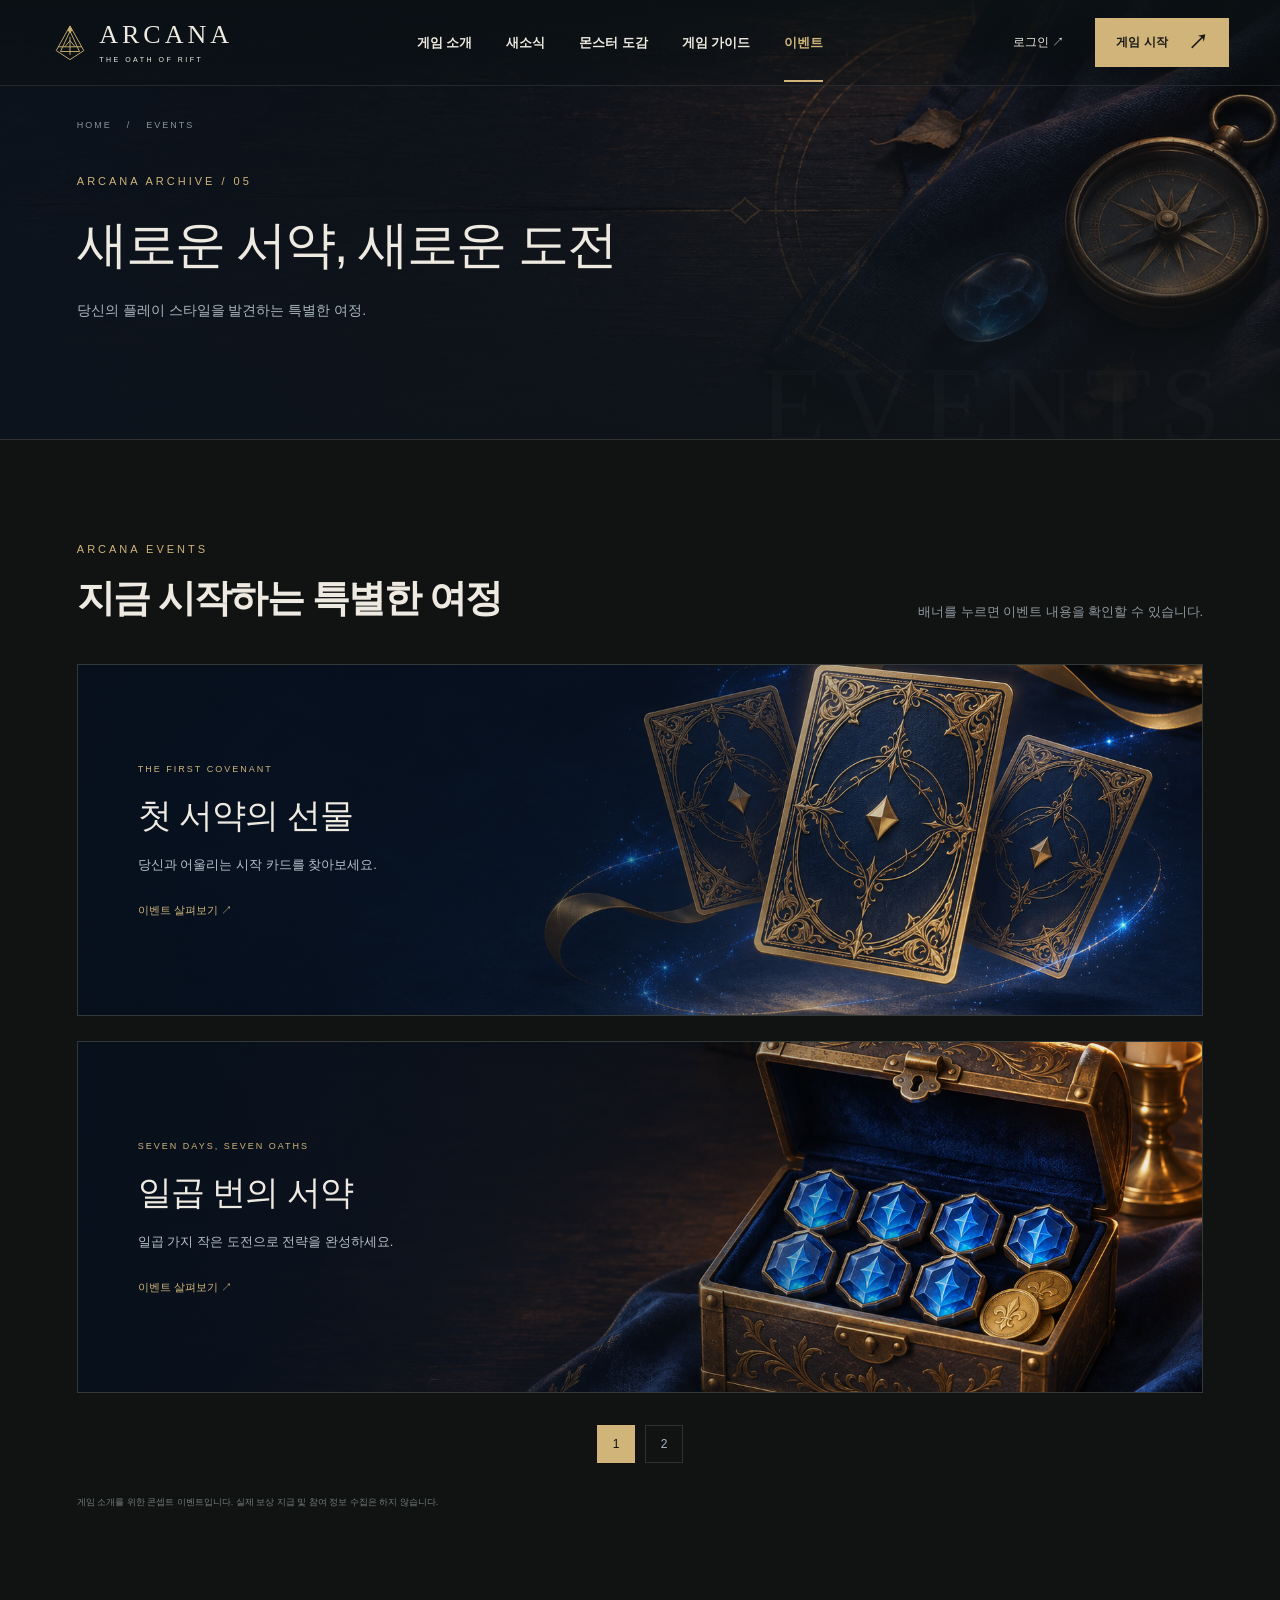
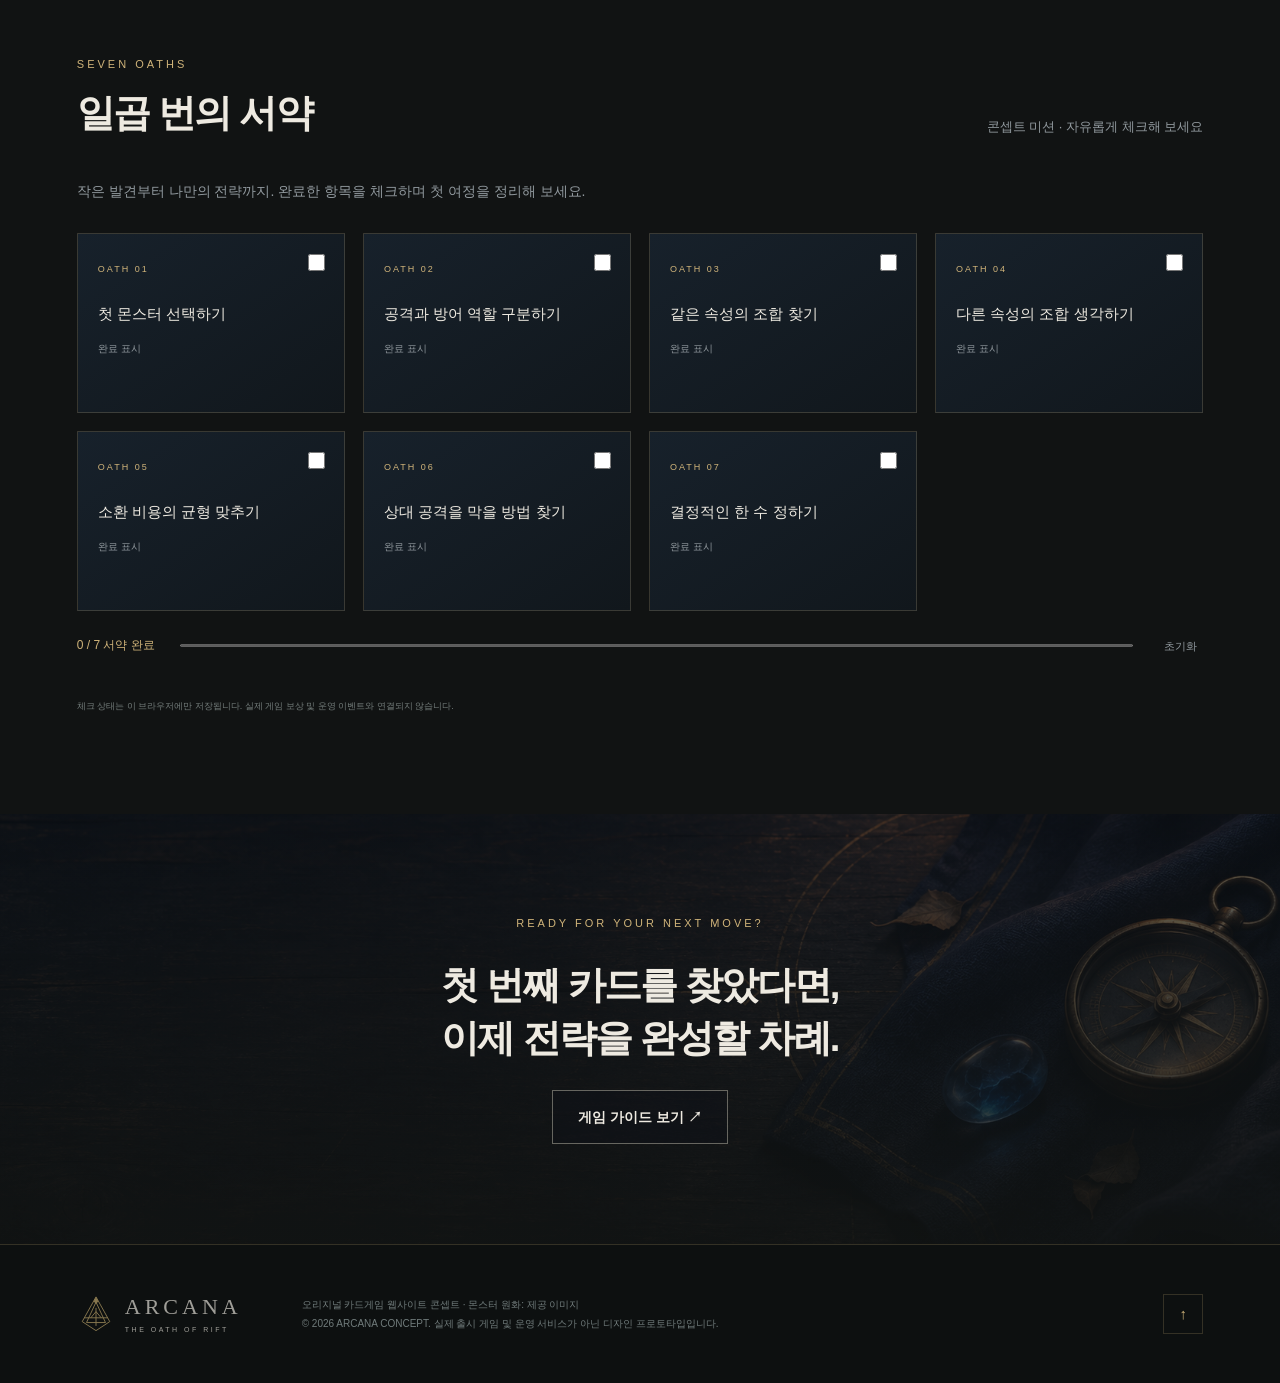
<file: events.html>
<!DOCTYPE html>
<html lang="ko"><head><meta charset="utf-8"/><meta content="width=device-width, initial-scale=1" name="viewport"/><meta content="#101111" name="theme-color"/><title>이벤트 | ARCANA — 균열의 서약</title><link href="icons/emblem.svg" rel="icon"/><link href="style.css" rel="stylesheet"/><link href="pages.css" rel="stylesheet"/><script defer="" src="script.js"></script><script defer="" src="pages.js"></script></head><body class="inner-page page-events"><a class="skip" href="#main">본문 바로가기</a><header class="header"><a aria-label="아르카나 홈" class="brand" href="index.html"><img alt="" src="icons/emblem.svg"/><span>ARCANA<small>THE OATH OF RIFT</small></span></a><nav aria-label="주 메뉴" id="navigation"><a href="about.html">게임 소개</a><a href="news.html">새소식</a><a href="monsters.html">몬스터 도감</a><a href="guide.html">게임 가이드</a><a aria-current="page" href="events.html">이벤트</a></nav><div class="header-actions"><button class="login-link" data-login="">로그인 <span>↗</span></button><button class="button gold small" data-start="">게임 시작 <span>↗</span></button><button aria-controls="navigation" aria-expanded="false" aria-label="메뉴 열기" class="menu-button">☰</button></div></header><main id="main"><section class="page-hero"><div class="page-hero-art"></div><div class="page-heading"><div class="breadcrumb"><a href="index.html">HOME</a><span>/</span>EVENTS</div><p class="eyebrow">ARCANA ARCHIVE / 05</p><h1>새로운 서약, 새로운 도전</h1><p>당신의 플레이 스타일을 발견하는 특별한 여정.</p></div><span class="page-watermark">EVENTS</span></section><section class="section event-list-section" id="event-list"><div class="section-head"><div><p class="eyebrow">ARCANA EVENTS</p><h2>지금 시작하는 특별한 여정</h2></div><p class="section-description">배너를 누르면 이벤트 내용을 확인할 수 있습니다.</p></div><div id="event-banner-list" class="event-banner-list"></div><nav id="event-pagination" class="event-pagination" aria-label="이벤트 목록 페이지"></nav><p class="concept-note">게임 소개를 위한 콘셉트 이벤트입니다. 실제 보상 지급 및 참여 정보 수집은 하지 않습니다.</p></section><section class="section"><div class="section-head"><div><p class="eyebrow">SEVEN OATHS</p><h2>일곱 번의 서약</h2></div><span class="section-description">콘셉트 미션 · 자유롭게 체크해 보세요</span></div><p class="mission-intro">작은 발견부터 나만의 전략까지. 완료한 항목을 체크하며 첫 여정을 정리해 보세요.</p><div class="mission-grid"><label class="mission"><input data-mission="0" type="checkbox"/><span>OATH 01</span><strong>첫 몬스터 선택하기</strong><small>완료 표시</small></label><label class="mission"><input data-mission="1" type="checkbox"/><span>OATH 02</span><strong>공격과 방어 역할 구분하기</strong><small>완료 표시</small></label><label class="mission"><input data-mission="2" type="checkbox"/><span>OATH 03</span><strong>같은 속성의 조합 찾기</strong><small>완료 표시</small></label><label class="mission"><input data-mission="3" type="checkbox"/><span>OATH 04</span><strong>다른 속성의 조합 생각하기</strong><small>완료 표시</small></label><label class="mission"><input data-mission="4" type="checkbox"/><span>OATH 05</span><strong>소환 비용의 균형 맞추기</strong><small>완료 표시</small></label><label class="mission"><input data-mission="5" type="checkbox"/><span>OATH 06</span><strong>상대 공격을 막을 방법 찾기</strong><small>완료 표시</small></label><label class="mission"><input data-mission="6" type="checkbox"/><span>OATH 07</span><strong>결정적인 한 수 정하기</strong><small>완료 표시</small></label></div><div class="mission-progress"><span aria-live="polite" id="mission-count">0 / 7 서약 완료</span><progress aria-label="서약 완료 수" id="mission-progress" max="7" value="0"></progress><button id="mission-reset">초기화</button></div><p class="concept-note">체크 상태는 이 브라우저에만 저장됩니다. 실제 게임 보상 및 운영 이벤트와 연결되지 않습니다.</p></section><section class="section event-bottom"><p class="eyebrow">READY FOR YOUR NEXT MOVE?</p><h2>첫 번째 카드를 찾았다면,<br/>이제 전략을 완성할 차례.</h2><a class="button outline" href="guide.html">게임 가이드 보기 ↗</a></section></main><footer><a class="brand" href="index.html"><img alt="" src="icons/emblem.svg"/><span>ARCANA<small>THE OATH OF RIFT</small></span></a><div><p>오리지널 카드게임 웹사이트 콘셉트 · 몬스터 원화: 제공 이미지</p><p>© 2026 ARCANA CONCEPT. 실제 출시 게임 및 운영 서비스가 아닌 디자인 프로토타입입니다.</p></div><button aria-label="맨 위로" class="back-top">↑</button></footer><dialog aria-labelledby="login-title" id="login-modal"><button aria-label="닫기" class="modal-close">×</button><img alt="" class="dialog-emblem" src="icons/emblem.svg"/><p class="eyebrow">WELCOME, SUMMONER</p><h2 id="login-title">서약의 세계에 오신 것을<br/>환영합니다.</h2><p class="modal-intro">로그인 UI 체험용입니다. 실제 비밀번호를 입력하지 마세요.</p><form id="login-form"><label for="nickname">소환사 이름</label><input autocomplete="off" id="nickname" maxlength="16" minlength="2" name="nickname" placeholder="2~16자 닉네임" required=""/><label for="password">체험용 비밀번호</label><div class="password-wrap"><input autocomplete="off" id="password" minlength="4" name="password" placeholder="임의의 문자 4자 이상" required="" type="password"/><button aria-label="비밀번호 보기" id="password-toggle" type="button">보기</button></div><p class="form-note">입력한 비밀번호는 저장하거나 전송하지 않습니다.</p><button class="button gold full" type="submit">체험 로그인 <span>↗</span></button><button class="guest-button" id="guest-login" type="button">게스트 소환사로 둘러보기</button></form></dialog><dialog aria-labelledby="content-title" id="content-modal"><button aria-label="닫기" class="modal-close">×</button><p class="eyebrow" id="content-category">ARCANA ARCHIVE</p><h2 id="content-title"></h2><div id="content-body"></div></dialog><dialog aria-labelledby="affinity-title" id="affinity-modal"><button aria-label="닫기" class="modal-close">×</button><p class="eyebrow">FIND YOUR FIRST CARD</p><h2 id="affinity-title">어떤 힘과 서약하시겠습니까?</h2><p class="modal-intro">마음이 이끄는 속성을 선택하세요.</p><div class="affinity-options"><button data-affinity="0">✧<strong>빛</strong><small>보호와 균형</small></button><button data-affinity="1">≈<strong>심연</strong><small>제어와 인내</small></button><button data-affinity="4">❧<strong>자연</strong><small>속도와 연계</small></button></div><div aria-live="polite" id="affinity-result"></div></dialog><div id="toast" role="status"></div></body></html>
</file>
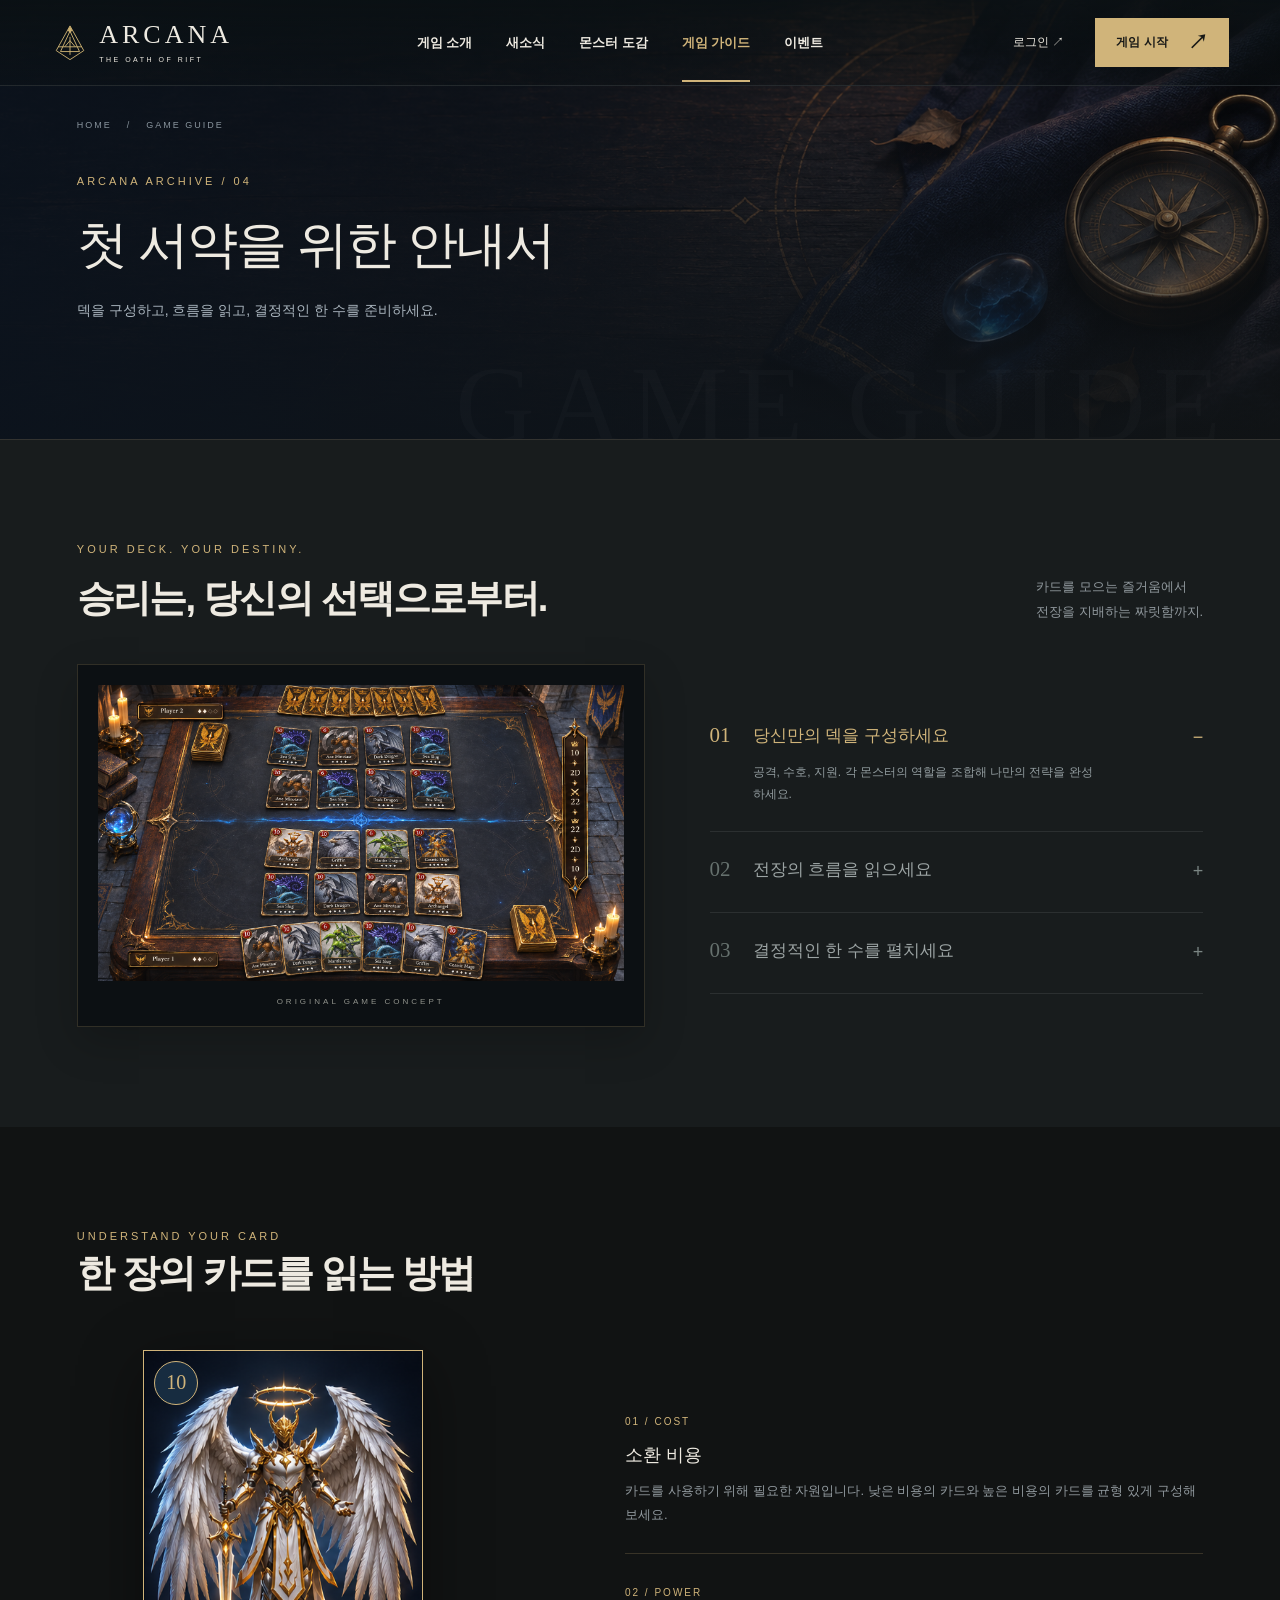
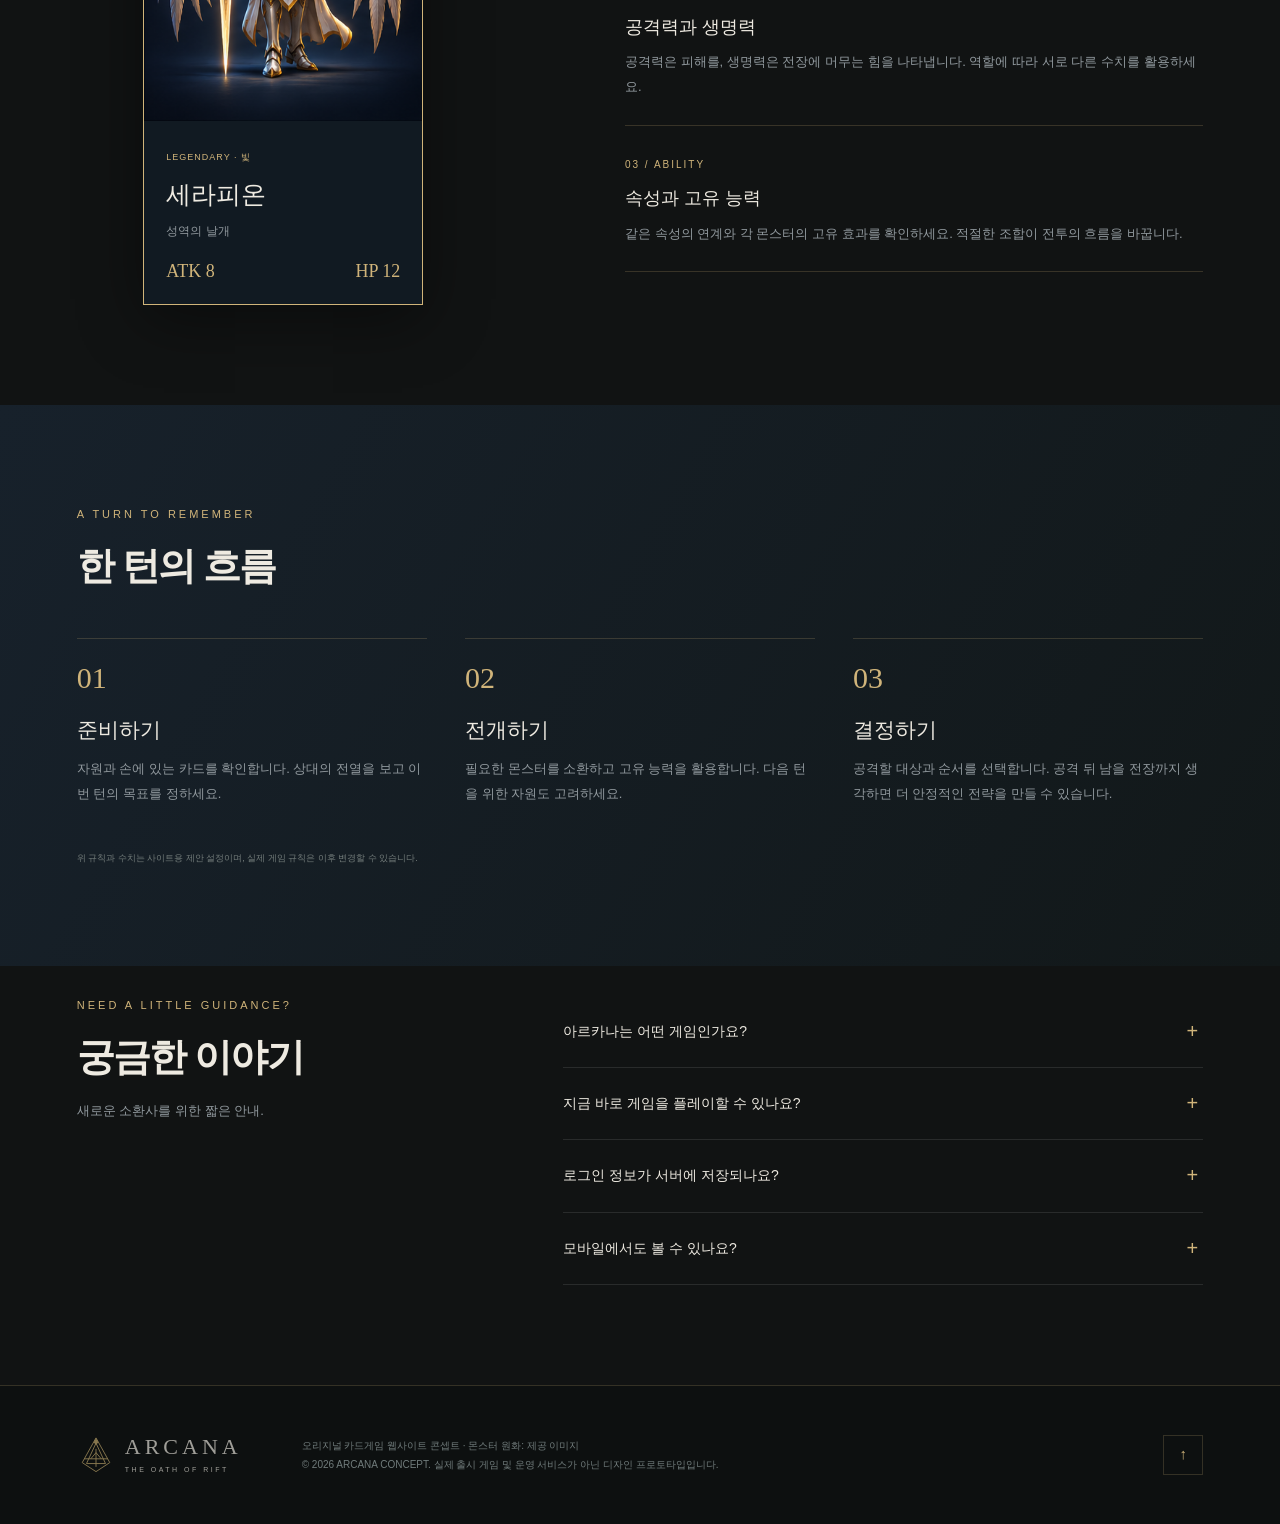
<file: guide.html>
<!DOCTYPE html>
<html lang="ko"><head><meta charset="utf-8"/><meta content="width=device-width, initial-scale=1" name="viewport"/><meta content="#101111" name="theme-color"/><title>게임 가이드 | ARCANA — 균열의 서약</title><link href="icons/emblem.svg" rel="icon"/><link href="style.css" rel="stylesheet"/><link href="pages.css" rel="stylesheet"/><script defer="" src="script.js"></script><script defer="" src="pages.js"></script></head><body class="inner-page page-guide"><a class="skip" href="#main">본문 바로가기</a><header class="header"><a aria-label="아르카나 홈" class="brand" href="index.html"><img alt="" src="icons/emblem.svg"/><span>ARCANA<small>THE OATH OF RIFT</small></span></a><nav aria-label="주 메뉴" id="navigation"><a href="about.html">게임 소개</a><a href="news.html">새소식</a><a href="monsters.html">몬스터 도감</a><a aria-current="page" href="guide.html">게임 가이드</a><a href="events.html">이벤트</a></nav><div class="header-actions"><button class="login-link" data-login="">로그인 <span>↗</span></button><button class="button gold small" data-start="">게임 시작 <span>↗</span></button><button aria-controls="navigation" aria-expanded="false" aria-label="메뉴 열기" class="menu-button">☰</button></div></header><main id="main"><section class="page-hero"><div class="page-hero-art"></div><div class="page-heading"><div class="breadcrumb"><a href="index.html">HOME</a><span>/</span>GAME GUIDE</div><p class="eyebrow">ARCANA ARCHIVE / 04</p><h1>첫 서약을 위한 안내서</h1><p>덱을 구성하고, 흐름을 읽고, 결정적인 한 수를 준비하세요.</p></div><span class="page-watermark">GAME GUIDE</span></section><section class="guide section" id="guide"><div class="section-head"><div><p class="eyebrow">YOUR DECK. YOUR DESTINY.</p><h2>승리는, 당신의 선택으로부터.</h2></div><p class="section-description">카드를 모으는 즐거움에서<br/>전장을 지배하는 짜릿함까지.</p></div><div class="guide-layout"><div class="battle-preview"><div aria-label="사용자가 제작한 카드게임 전장" class="battle-image" role="img"></div><span>ORIGINAL GAME CONCEPT</span></div><div class="guide-steps"><button aria-expanded="true" class="guide-step active" data-step="0"><span>01</span><div><h3>당신만의 덱을 구성하세요</h3><p>공격, 수호, 지원. 각 몬스터의 역할을 조합해 나만의 전략을 완성하세요.</p></div><b>−</b></button><button aria-expanded="false" class="guide-step" data-step="1"><span>02</span><div><h3>전장의 흐름을 읽으세요</h3><p>매 턴 주어지는 자원을 관리하고, 상대의 다음 수를 예측하세요. 강한 카드보다 적절한 타이밍이 중요합니다.</p></div><b>+</b></button><button aria-expanded="false" class="guide-step" data-step="2"><span>03</span><div><h3>결정적인 한 수를 펼치세요</h3><p>수호자로 공격을 견디고, 지원 능력으로 기회를 만든 뒤, 강력한 소환으로 승부를 뒤집으세요.</p></div><b>+</b></button></div></div></section><section class="section"><p class="eyebrow">UNDERSTAND YOUR CARD</p><h2>한 장의 카드를 읽는 방법</h2><div class="card-guide"><div class="example-card"><div class="atlas-art" style="--ax:0%;--ay:0%"></div><span class="cost-token">10</span><div><small>LEGENDARY · 빛</small><h3>세라피온</h3><p>성역의 날개</p><strong>ATK 8 <span>HP 12</span></strong></div></div><div class="card-anatomy"><article><b>01 / COST</b><h3>소환 비용</h3><p>카드를 사용하기 위해 필요한 자원입니다. 낮은 비용의 카드와 높은 비용의 카드를 균형 있게 구성해 보세요.</p></article><article><b>02 / POWER</b><h3>공격력과 생명력</h3><p>공격력은 피해를, 생명력은 전장에 머무는 힘을 나타냅니다. 역할에 따라 서로 다른 수치를 활용하세요.</p></article><article><b>03 / ABILITY</b><h3>속성과 고유 능력</h3><p>같은 속성의 연계와 각 몬스터의 고유 효과를 확인하세요. 적절한 조합이 전투의 흐름을 바꿉니다.</p></article></div></div></section><section class="section lore-band"><p class="eyebrow">A TURN TO REMEMBER</p><h2>한 턴의 흐름</h2><div class="feature-grid"><article><span class="feature-index">01</span><h3>준비하기</h3><p>자원과 손에 있는 카드를 확인합니다. 상대의 전열을 보고 이번 턴의 목표를 정하세요.</p></article><article><span class="feature-index">02</span><h3>전개하기</h3><p>필요한 몬스터를 소환하고 고유 능력을 활용합니다. 다음 턴을 위한 자원도 고려하세요.</p></article><article><span class="feature-index">03</span><h3>결정하기</h3><p>공격할 대상과 순서를 선택합니다. 공격 뒤 남을 전장까지 생각하면 더 안정적인 전략을 만들 수 있습니다.</p></article></div><p class="concept-note">위 규칙과 수치는 사이트용 제안 설정이며, 실제 게임 규칙은 이후 변경할 수 있습니다.</p></section><section class="section faq" id="faq"><div><p class="eyebrow">NEED A LITTLE GUIDANCE?</p><h2>궁금한 이야기</h2><p class="section-description">새로운 소환사를 위한 짧은 안내.</p></div><div class="faq-list"><details><summary>아르카나는 어떤 게임인가요?</summary><p>제공된 몬스터 원화와 카드게임 시안을 바탕으로 구성한 판타지 전략 카드게임 콘셉트입니다. 이 페이지에서 세계관과 몬스터 도감, 덱 구성 가이드를 확인할 수 있습니다.</p></details><details><summary>지금 바로 게임을 플레이할 수 있나요?</summary><p>현재는 메인페이지 프로토타입입니다. 실제 카드 대전과 다운로드 기능은 포함되어 있지 않습니다. 게임 시작 버튼에서는 준비 상태와 가이드를 안내합니다.</p></details><details><summary>로그인 정보가 서버에 저장되나요?</summary><p>아니요. 로그인창은 화면 동작을 확인하기 위한 체험용입니다. 실제 계정 인증이나 비밀번호 저장·전송은 하지 않습니다. 체험용 닉네임만 현재 탭에 유지됩니다.</p></details><details><summary>모바일에서도 볼 수 있나요?</summary><p>네. PC, 태블릿, 모바일 화면에 맞춰 콘텐츠가 재배치됩니다. 몬스터 목록은 작은 화면에서 좌우로 스크롤할 수 있습니다.</p></details></div></section></main><footer><a class="brand" href="index.html"><img alt="" src="icons/emblem.svg"/><span>ARCANA<small>THE OATH OF RIFT</small></span></a><div><p>오리지널 카드게임 웹사이트 콘셉트 · 몬스터 원화: 제공 이미지</p><p>© 2026 ARCANA CONCEPT. 실제 출시 게임 및 운영 서비스가 아닌 디자인 프로토타입입니다.</p></div><button aria-label="맨 위로" class="back-top">↑</button></footer><dialog aria-labelledby="login-title" id="login-modal"><button aria-label="닫기" class="modal-close">×</button><img alt="" class="dialog-emblem" src="icons/emblem.svg"/><p class="eyebrow">WELCOME, SUMMONER</p><h2 id="login-title">서약의 세계에 오신 것을<br/>환영합니다.</h2><p class="modal-intro">로그인 UI 체험용입니다. 실제 비밀번호를 입력하지 마세요.</p><form id="login-form"><label for="nickname">소환사 이름</label><input autocomplete="off" id="nickname" maxlength="16" minlength="2" name="nickname" placeholder="2~16자 닉네임" required=""/><label for="password">체험용 비밀번호</label><div class="password-wrap"><input autocomplete="off" id="password" minlength="4" name="password" placeholder="임의의 문자 4자 이상" required="" type="password"/><button aria-label="비밀번호 보기" id="password-toggle" type="button">보기</button></div><p class="form-note">입력한 비밀번호는 저장하거나 전송하지 않습니다.</p><button class="button gold full" type="submit">체험 로그인 <span>↗</span></button><button class="guest-button" id="guest-login" type="button">게스트 소환사로 둘러보기</button></form></dialog><dialog aria-labelledby="content-title" id="content-modal"><button aria-label="닫기" class="modal-close">×</button><p class="eyebrow" id="content-category">ARCANA ARCHIVE</p><h2 id="content-title"></h2><div id="content-body"></div></dialog><dialog aria-labelledby="affinity-title" id="affinity-modal"><button aria-label="닫기" class="modal-close">×</button><p class="eyebrow">FIND YOUR FIRST CARD</p><h2 id="affinity-title">어떤 힘과 서약하시겠습니까?</h2><p class="modal-intro">마음이 이끄는 속성을 선택하세요.</p><div class="affinity-options"><button data-affinity="0">✧<strong>빛</strong><small>보호와 균형</small></button><button data-affinity="1">≈<strong>심연</strong><small>제어와 인내</small></button><button data-affinity="4">❧<strong>자연</strong><small>속도와 연계</small></button></div><div aria-live="polite" id="affinity-result"></div></dialog><div id="toast" role="status"></div></body></html>
</file>
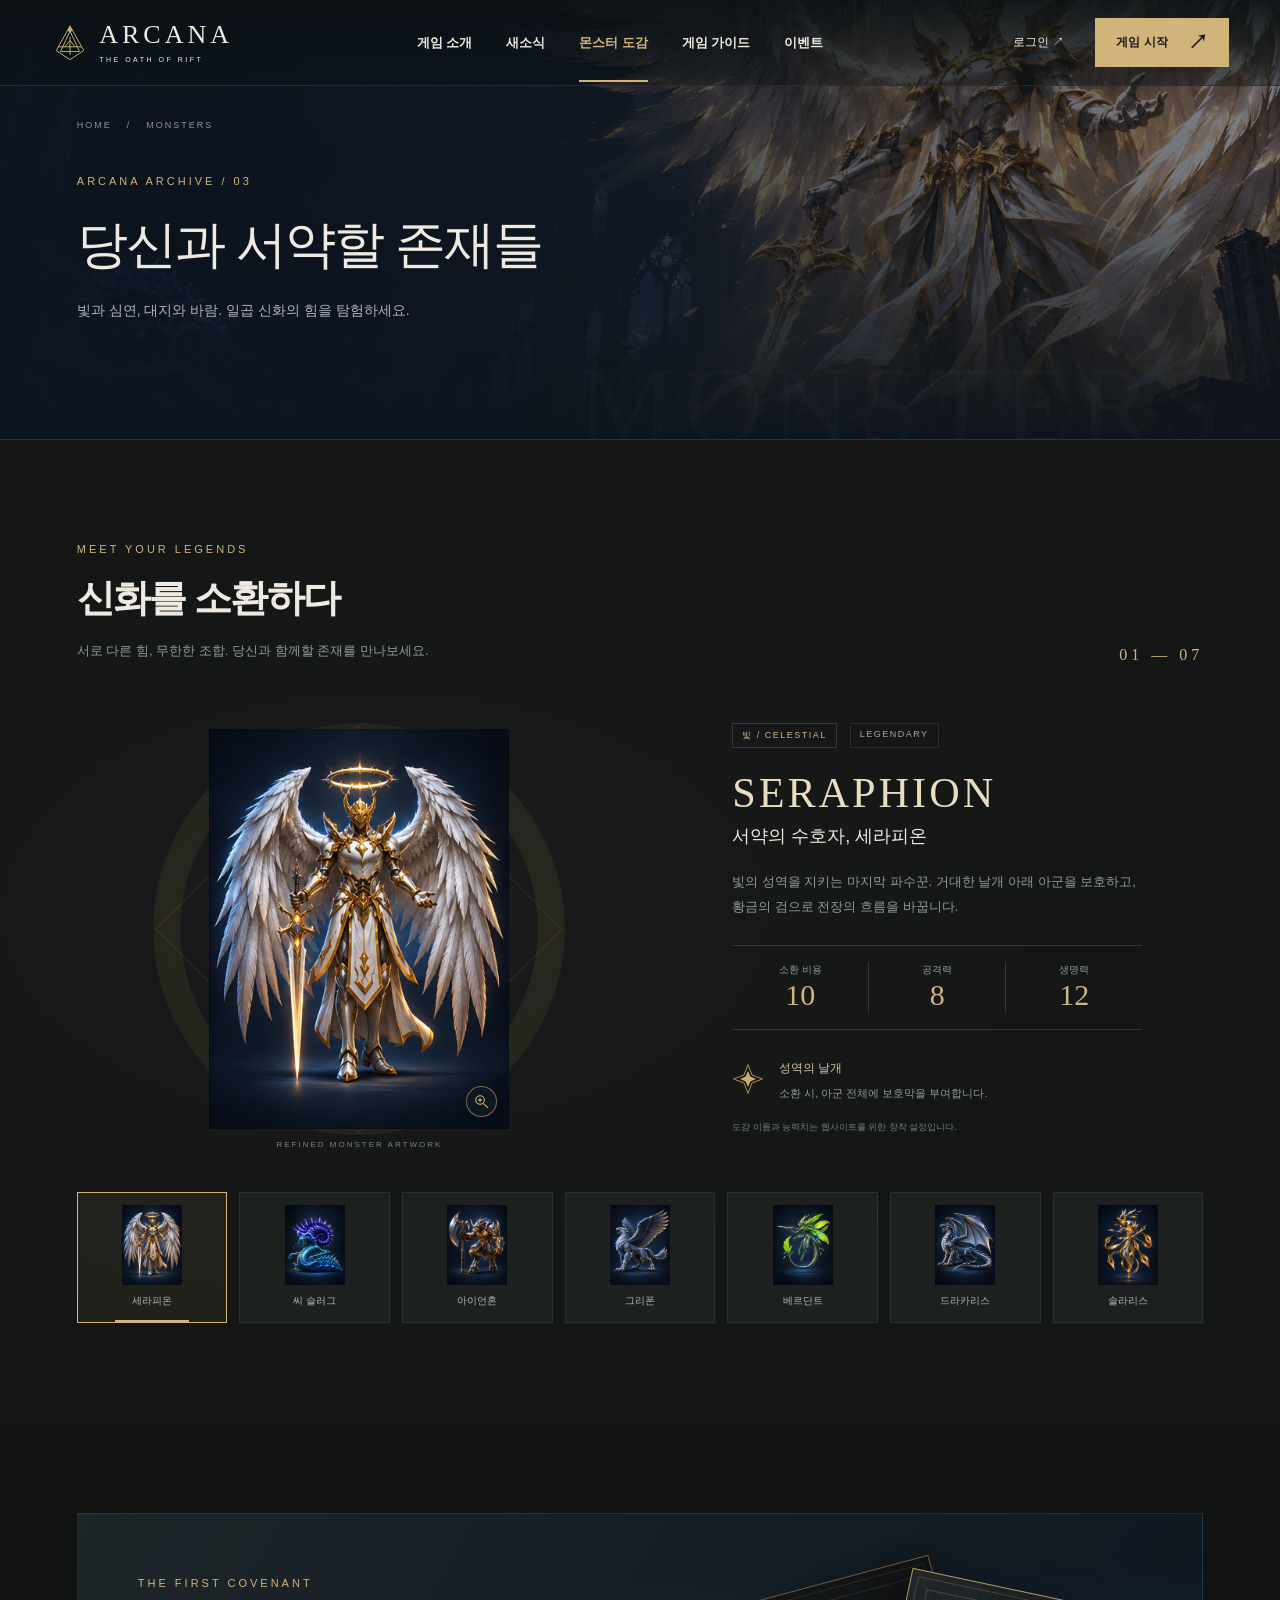
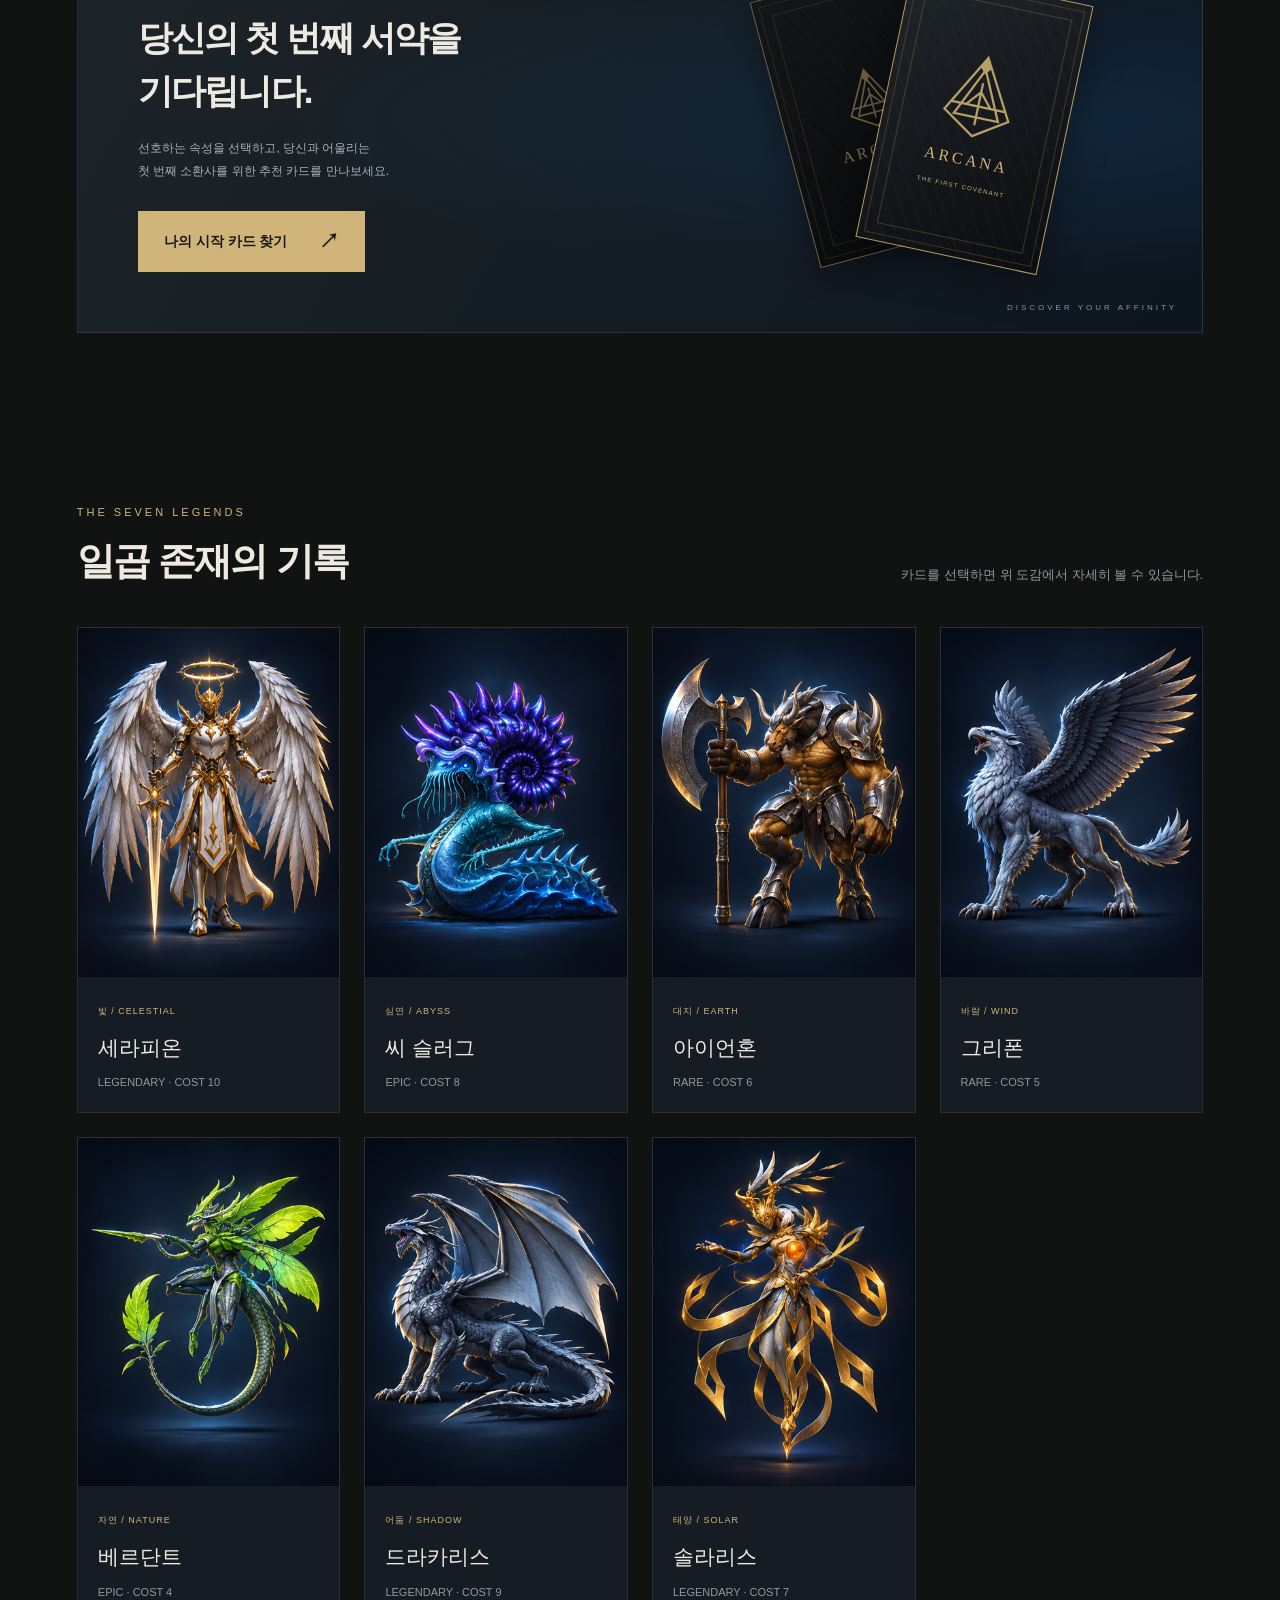
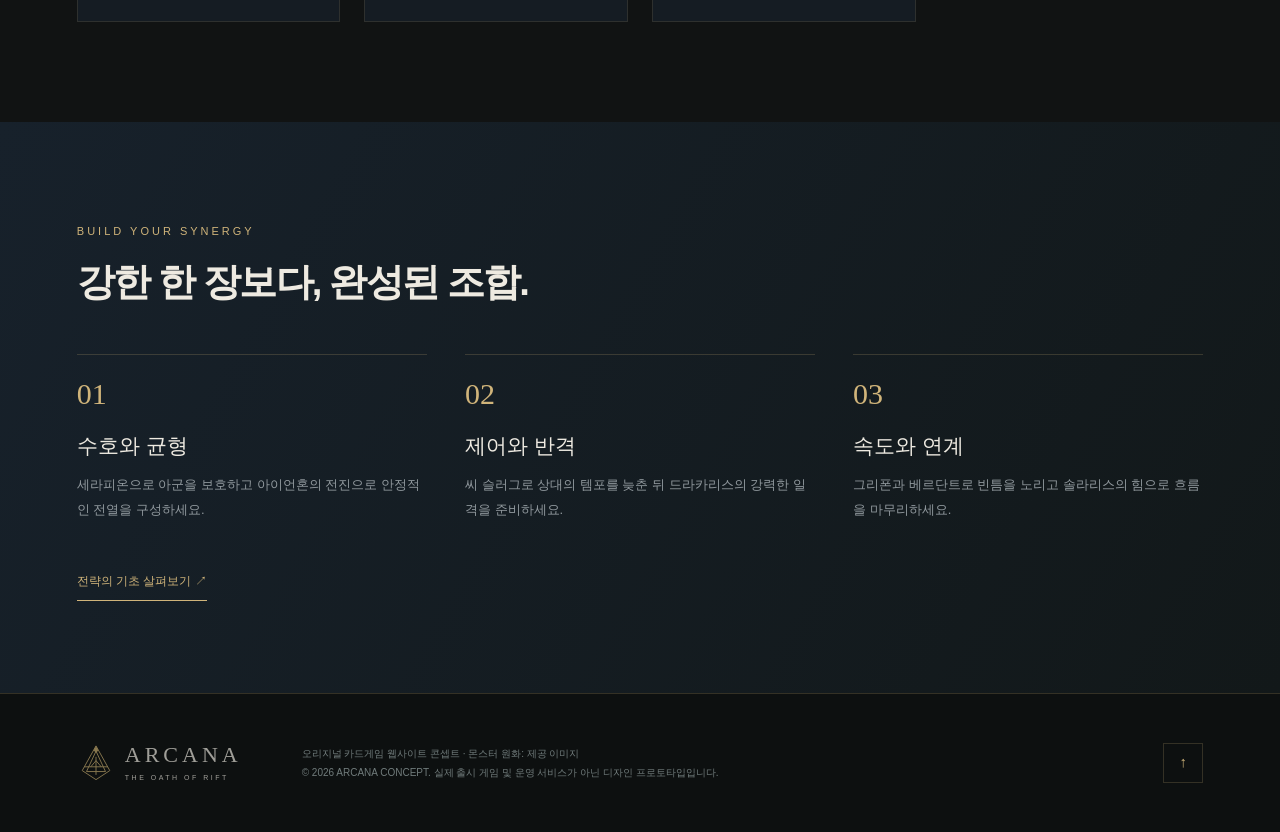
<file: monsters.html>
<!DOCTYPE html>
<html lang="ko"><head><meta charset="utf-8"/><meta content="width=device-width, initial-scale=1" name="viewport"/><meta content="#101111" name="theme-color"/><title>몬스터 도감 | ARCANA — 균열의 서약</title><link href="icons/emblem.svg" rel="icon"/><link href="style.css" rel="stylesheet"/><link href="pages.css" rel="stylesheet"/><script defer="" src="script.js"></script><script defer="" src="pages.js"></script></head><body class="inner-page page-monsters"><a class="skip" href="#main">본문 바로가기</a><header class="header"><a aria-label="아르카나 홈" class="brand" href="index.html"><img alt="" src="icons/emblem.svg"/><span>ARCANA<small>THE OATH OF RIFT</small></span></a><nav aria-label="주 메뉴" id="navigation"><a href="about.html">게임 소개</a><a href="news.html">새소식</a><a aria-current="page" href="monsters.html">몬스터 도감</a><a href="guide.html">게임 가이드</a><a href="events.html">이벤트</a></nav><div class="header-actions"><button class="login-link" data-login="">로그인 <span>↗</span></button><button class="button gold small" data-start="">게임 시작 <span>↗</span></button><button aria-controls="navigation" aria-expanded="false" aria-label="메뉴 열기" class="menu-button">☰</button></div></header><main id="main"><section class="page-hero"><div class="page-hero-art"></div><div class="page-heading"><div class="breadcrumb"><a href="index.html">HOME</a><span>/</span>MONSTERS</div><p class="eyebrow">ARCANA ARCHIVE / 03</p><h1>당신과 서약할 존재들</h1><p>빛과 심연, 대지와 바람. 일곱 신화의 힘을 탐험하세요.</p></div><span class="page-watermark">MONSTERS</span></section><section class="section monsters" id="monsters"><div class="section-head"><div><p class="eyebrow">MEET YOUR LEGENDS</p><h2>신화를 소환하다</h2><p class="section-description">서로 다른 힘, 무한한 조합. 당신과 함께할 존재를 만나보세요.</p></div><span class="section-number">01 — 07</span></div><div class="monster-stage"><div class="monster-visual"><div class="seal"></div><div class="monster-frame" role="button" tabindex="0" aria-label="선택한 몬스터 이미지 확대"><span class="zoom-badge" aria-hidden="true"><svg viewBox="0 0 24 24" fill="none"><circle cx="10" cy="10" r="6"/><path d="m15 15 6 6M10 7v6M7 10h6"/></svg></span><div aria-label="황금 갑옷과 하얀 날개를 가진 세라피온" class="sprite" id="monster-image" role="img"></div></div><span class="visual-caption">REFINED MONSTER ARTWORK</span></div><div class="monster-copy"><div class="monster-badges"><span id="monster-element">빛 / CELESTIAL</span><span id="monster-rarity">LEGENDARY</span></div><p class="monster-en" id="monster-en">SERAPHION</p><h3 id="monster-name">서약의 수호자, 세라피온</h3><p id="monster-description">빛의 성역을 지키는 마지막 파수꾼. 거대한 날개 아래 아군을 보호하고, 황금의 검으로 전장의 흐름을 바꿉니다.</p><div class="stats"><div><small>소환 비용</small><strong id="stat-cost">10</strong></div><div><small>공격력</small><strong id="stat-attack">8</strong></div><div><small>생명력</small><strong id="stat-health">12</strong></div></div><div class="skill"><img alt="" src="icons/spark.svg"/><div><strong id="skill-name">성역의 날개</strong><p id="skill-description">소환 시, 아군 전체에 보호막을 부여합니다.</p></div></div><p class="concept-note">도감 이름과 능력치는 웹사이트를 위한 창작 설정입니다.</p></div></div><div aria-label="몬스터 선택" class="monster-select" role="group"></div></section><section class="event-section section" id="events"><div class="event-panel"><div><p class="eyebrow">THE FIRST COVENANT</p><h2>당신의 첫 번째 서약을<br/>기다립니다.</h2><p>선호하는 속성을 선택하고, 당신과 어울리는<br/>첫 번째 소환사를 위한 추천 카드를 만나보세요.</p><button class="button gold" id="affinity-open">나의 시작 카드 찾기 <span>↗</span></button></div><div aria-hidden="true" class="event-card-group"><div class="card-back side-card"><img alt="" src="icons/emblem.svg"/><span>ARCANA</span></div><div class="card-back front-card"><img alt="" src="icons/emblem.svg"/><span>ARCANA</span><small>THE FIRST COVENANT</small></div></div><span class="event-label">DISCOVER YOUR AFFINITY</span></div></section><section class="section roster"><div class="section-head"><div><p class="eyebrow">THE SEVEN LEGENDS</p><h2>일곱 존재의 기록</h2></div><span class="section-description">카드를 선택하면 위 도감에서 자세히 볼 수 있습니다.</span></div><div class="roster-grid" id="roster-grid"></div></section><section class="section lore-band"><p class="eyebrow">BUILD YOUR SYNERGY</p><h2>강한 한 장보다, 완성된 조합.</h2><div class="feature-grid"><article><span class="feature-index">01</span><h3>수호와 균형</h3><p>세라피온으로 아군을 보호하고 아이언혼의 전진으로 안정적인 전열을 구성하세요.</p></article><article><span class="feature-index">02</span><h3>제어와 반격</h3><p>씨 슬러그로 상대의 템포를 늦춘 뒤 드라카리스의 강력한 일격을 준비하세요.</p></article><article><span class="feature-index">03</span><h3>속도와 연계</h3><p>그리폰과 베르단트로 빈틈을 노리고 솔라리스의 힘으로 흐름을 마무리하세요.</p></article></div><a class="text-link" href="guide.html">전략의 기초 살펴보기 ↗</a></section></main><footer><a class="brand" href="index.html"><img alt="" src="icons/emblem.svg"/><span>ARCANA<small>THE OATH OF RIFT</small></span></a><div><p>오리지널 카드게임 웹사이트 콘셉트 · 몬스터 원화: 제공 이미지</p><p>© 2026 ARCANA CONCEPT. 실제 출시 게임 및 운영 서비스가 아닌 디자인 프로토타입입니다.</p></div><button aria-label="맨 위로" class="back-top">↑</button></footer><dialog aria-labelledby="login-title" id="login-modal"><button aria-label="닫기" class="modal-close">×</button><img alt="" class="dialog-emblem" src="icons/emblem.svg"/><p class="eyebrow">WELCOME, SUMMONER</p><h2 id="login-title">서약의 세계에 오신 것을<br/>환영합니다.</h2><p class="modal-intro">로그인 UI 체험용입니다. 실제 비밀번호를 입력하지 마세요.</p><form id="login-form"><label for="nickname">소환사 이름</label><input autocomplete="off" id="nickname" maxlength="16" minlength="2" name="nickname" placeholder="2~16자 닉네임" required=""/><label for="password">체험용 비밀번호</label><div class="password-wrap"><input autocomplete="off" id="password" minlength="4" name="password" placeholder="임의의 문자 4자 이상" required="" type="password"/><button aria-label="비밀번호 보기" id="password-toggle" type="button">보기</button></div><p class="form-note">입력한 비밀번호는 저장하거나 전송하지 않습니다.</p><button class="button gold full" type="submit">체험 로그인 <span>↗</span></button><button class="guest-button" id="guest-login" type="button">게스트 소환사로 둘러보기</button></form></dialog><dialog aria-labelledby="content-title" id="content-modal"><button aria-label="닫기" class="modal-close">×</button><p class="eyebrow" id="content-category">ARCANA ARCHIVE</p><h2 id="content-title"></h2><div id="content-body"></div></dialog><dialog aria-labelledby="affinity-title" id="affinity-modal"><button aria-label="닫기" class="modal-close">×</button><p class="eyebrow">FIND YOUR FIRST CARD</p><h2 id="affinity-title">어떤 힘과 서약하시겠습니까?</h2><p class="modal-intro">마음이 이끄는 속성을 선택하세요.</p><div class="affinity-options"><button data-affinity="0">✧<strong>빛</strong><small>보호와 균형</small></button><button data-affinity="1">≈<strong>심연</strong><small>제어와 인내</small></button><button data-affinity="4">❧<strong>자연</strong><small>속도와 연계</small></button></div><div aria-live="polite" id="affinity-result"></div></dialog><div id="toast" role="status"></div></body></html>
</file>
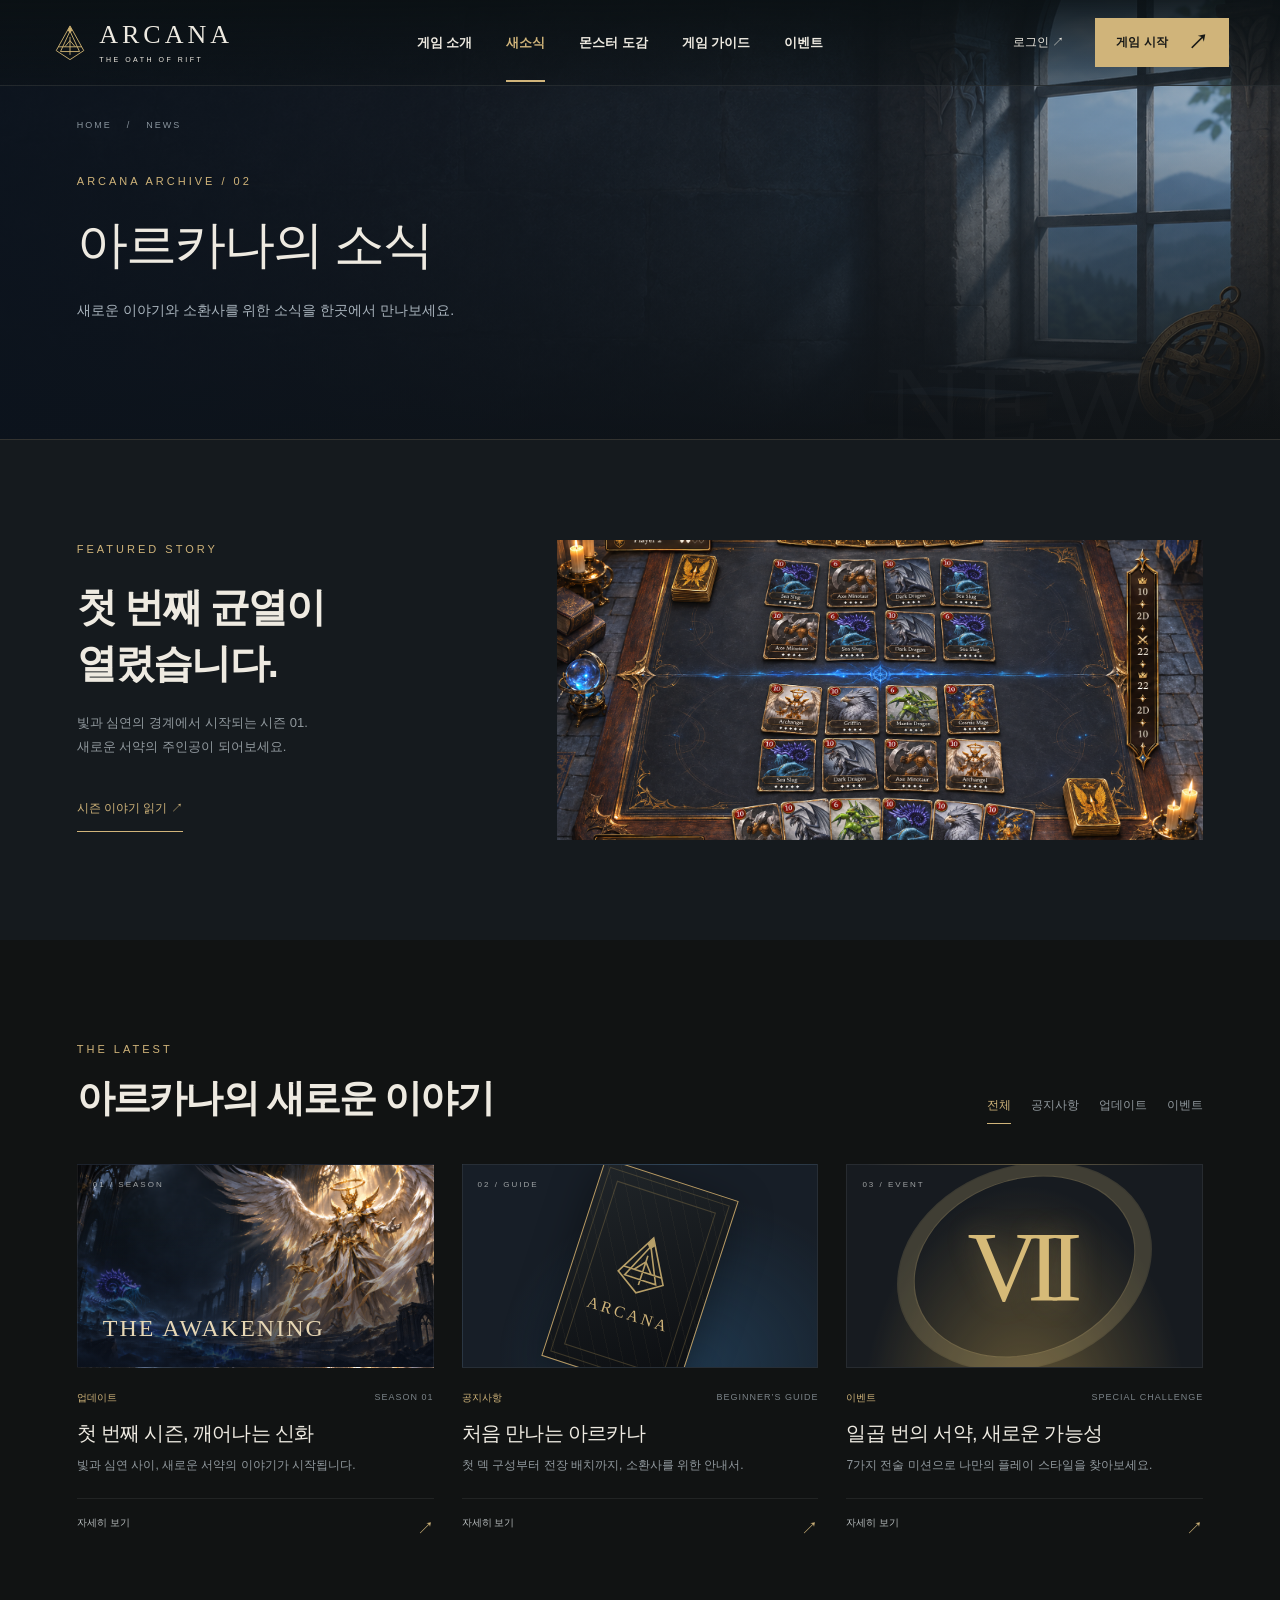
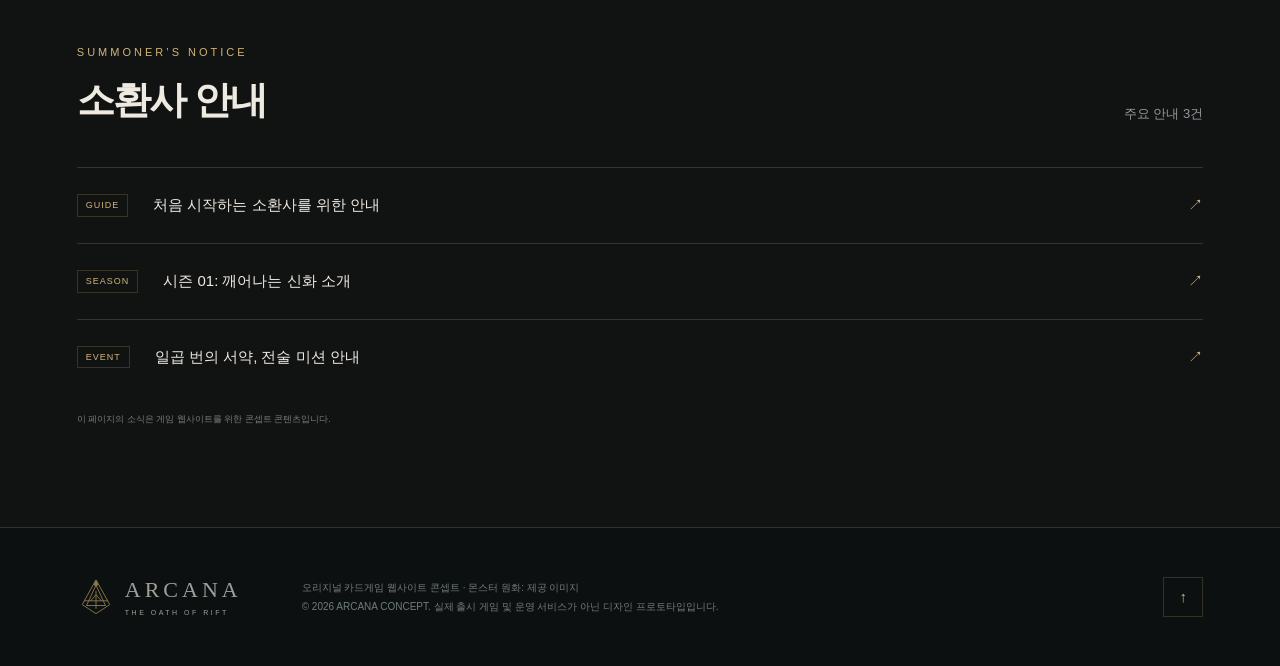
<file: news.html>
<!DOCTYPE html>
<html lang="ko"><head><meta charset="utf-8"/><meta content="width=device-width, initial-scale=1" name="viewport"/><meta content="#101111" name="theme-color"/><title>새소식 | ARCANA — 균열의 서약</title><link href="icons/emblem.svg" rel="icon"/><link href="style.css" rel="stylesheet"/><link href="pages.css" rel="stylesheet"/><script defer="" src="script.js"></script><script defer="" src="pages.js"></script></head><body class="inner-page page-news"><a class="skip" href="#main">본문 바로가기</a><header class="header"><a aria-label="아르카나 홈" class="brand" href="index.html"><img alt="" src="icons/emblem.svg"/><span>ARCANA<small>THE OATH OF RIFT</small></span></a><nav aria-label="주 메뉴" id="navigation"><a href="about.html">게임 소개</a><a aria-current="page" href="news.html">새소식</a><a href="monsters.html">몬스터 도감</a><a href="guide.html">게임 가이드</a><a href="events.html">이벤트</a></nav><div class="header-actions"><button class="login-link" data-login="">로그인 <span>↗</span></button><button class="button gold small" data-start="">게임 시작 <span>↗</span></button><button aria-controls="navigation" aria-expanded="false" aria-label="메뉴 열기" class="menu-button">☰</button></div></header><main id="main"><section class="page-hero"><div class="page-hero-art"></div><div class="page-heading"><div class="breadcrumb"><a href="index.html">HOME</a><span>/</span>NEWS</div><p class="eyebrow">ARCANA ARCHIVE / 02</p><h1>아르카나의 소식</h1><p>새로운 이야기와 소환사를 위한 소식을 한곳에서 만나보세요.</p></div><span class="page-watermark">NEWS</span></section><section class="section news-intro"><div><p class="eyebrow">FEATURED STORY</p><h2>첫 번째 균열이<br/>열렸습니다.</h2><p>빛과 심연의 경계에서 시작되는 시즌 01.<br/>새로운 서약의 주인공이 되어보세요.</p><button class="text-link" data-article="1">시즌 이야기 읽기 ↗</button></div><div class="news-feature-art"></div></section><section class="section news" id="news"><div class="section-head"><div><p class="eyebrow">THE LATEST</p><h2>아르카나의 새로운 이야기</h2></div><div aria-label="새소식 분류" class="filters" role="group"><button aria-pressed="true" class="active" data-filter="all">전체</button><button aria-pressed="false" data-filter="notice">공지사항</button><button aria-pressed="false" data-filter="update">업데이트</button><button aria-pressed="false" data-filter="event">이벤트</button></div></div><div class="news-grid">
<button class="news-card" data-article="1" data-category="update"><div class="news-art art-one"><span class="art-label">THE AWAKENING</span><span class="image-index">01 / SEASON</span></div><div class="news-meta"><span>업데이트</span><small>SEASON 01</small></div><h3>첫 번째 시즌, 깨어나는 신화</h3><p>빛과 심연 사이, 새로운 서약의 이야기가 시작됩니다.</p><span class="read-more">자세히 보기 <b>↗</b></span></button>
<button class="news-card" data-article="0" data-category="notice"><div class="news-art art-two"><div class="card-back"><img alt="" src="icons/emblem.svg"/><span>ARCANA</span></div><span class="image-index">02 / GUIDE</span></div><div class="news-meta"><span>공지사항</span><small>BEGINNER’S GUIDE</small></div><h3>처음 만나는 아르카나</h3><p>첫 덱 구성부터 전장 배치까지, 소환사를 위한 안내서.</p><span class="read-more">자세히 보기 <b>↗</b></span></button>
<button class="news-card" data-article="2" data-category="event"><div class="news-art art-three"><span class="event-rune">VII</span><div class="gold-orbit"></div><span class="image-index">03 / EVENT</span></div><div class="news-meta"><span>이벤트</span><small>SPECIAL CHALLENGE</small></div><h3>일곱 번의 서약, 새로운 가능성</h3><p>7가지 전술 미션으로 나만의 플레이 스타일을 찾아보세요.</p><span class="read-more">자세히 보기 <b>↗</b></span></button>
</div></section><section class="section bulletin"><div class="section-head"><div><p class="eyebrow">SUMMONER’S NOTICE</p><h2>소환사 안내</h2></div><span class="section-description">주요 안내 3건</span></div><button data-article="0"><span class="tag">GUIDE</span><strong>처음 시작하는 소환사를 위한 안내</strong><span>↗</span></button><button data-article="1"><span class="tag">SEASON</span><strong>시즌 01: 깨어나는 신화 소개</strong><span>↗</span></button><button data-article="2"><span class="tag">EVENT</span><strong>일곱 번의 서약, 전술 미션 안내</strong><span>↗</span></button><p class="concept-note">이 페이지의 소식은 게임 웹사이트를 위한 콘셉트 콘텐츠입니다.</p></section></main><footer><a class="brand" href="index.html"><img alt="" src="icons/emblem.svg"/><span>ARCANA<small>THE OATH OF RIFT</small></span></a><div><p>오리지널 카드게임 웹사이트 콘셉트 · 몬스터 원화: 제공 이미지</p><p>© 2026 ARCANA CONCEPT. 실제 출시 게임 및 운영 서비스가 아닌 디자인 프로토타입입니다.</p></div><button aria-label="맨 위로" class="back-top">↑</button></footer><dialog aria-labelledby="login-title" id="login-modal"><button aria-label="닫기" class="modal-close">×</button><img alt="" class="dialog-emblem" src="icons/emblem.svg"/><p class="eyebrow">WELCOME, SUMMONER</p><h2 id="login-title">서약의 세계에 오신 것을<br/>환영합니다.</h2><p class="modal-intro">로그인 UI 체험용입니다. 실제 비밀번호를 입력하지 마세요.</p><form id="login-form"><label for="nickname">소환사 이름</label><input autocomplete="off" id="nickname" maxlength="16" minlength="2" name="nickname" placeholder="2~16자 닉네임" required=""/><label for="password">체험용 비밀번호</label><div class="password-wrap"><input autocomplete="off" id="password" minlength="4" name="password" placeholder="임의의 문자 4자 이상" required="" type="password"/><button aria-label="비밀번호 보기" id="password-toggle" type="button">보기</button></div><p class="form-note">입력한 비밀번호는 저장하거나 전송하지 않습니다.</p><button class="button gold full" type="submit">체험 로그인 <span>↗</span></button><button class="guest-button" id="guest-login" type="button">게스트 소환사로 둘러보기</button></form></dialog><dialog aria-labelledby="content-title" id="content-modal"><button aria-label="닫기" class="modal-close">×</button><p class="eyebrow" id="content-category">ARCANA ARCHIVE</p><h2 id="content-title"></h2><div id="content-body"></div></dialog><dialog aria-labelledby="affinity-title" id="affinity-modal"><button aria-label="닫기" class="modal-close">×</button><p class="eyebrow">FIND YOUR FIRST CARD</p><h2 id="affinity-title">어떤 힘과 서약하시겠습니까?</h2><p class="modal-intro">마음이 이끄는 속성을 선택하세요.</p><div class="affinity-options"><button data-affinity="0">✧<strong>빛</strong><small>보호와 균형</small></button><button data-affinity="1">≈<strong>심연</strong><small>제어와 인내</small></button><button data-affinity="4">❧<strong>자연</strong><small>속도와 연계</small></button></div><div aria-live="polite" id="affinity-result"></div></dialog><div id="toast" role="status"></div></body></html>
</file>
<file: style.css>
:root{--bg:#111313;--panel:#191c1d;--gold:#d0b47a;--muted:#91999e;--blue:#559eff;--white:#eeeae1;--line:rgba(208,180,122,.2)}*{box-sizing:border-box}html{scroll-behavior:smooth;scroll-padding-top:90px}body{margin:0;background:var(--bg);color:var(--white);font-family:"Malgun Gothic","Apple SD Gothic Neo",Arial,sans-serif;font-size:15px;line-height:1.65}body:has(dialog[open]){overflow:hidden}button,a,input{-webkit-tap-highlight-color:transparent}button,input{font:inherit}button,a{touch-action:manipulation}button{color:inherit;cursor:pointer}button{border:0}a{color:inherit;text-decoration:none}button:focus-visible,a:focus-visible,summary:focus-visible,input:focus-visible{outline:2px solid var(--blue);outline-offset:5px}button{background:none}img{max-width:100%}h1,h2,h3,p{margin:0}h2{font-size:clamp(28px,3vw,42px);line-height:1.4;font-weight:600;letter-spacing:-1.8px}h3{line-height:1.5}em{font-style:normal;color:var(--gold)}.skip{position:fixed;top:-100px;z-index:1000;background:var(--gold);color:#111;padding:10px}.skip:focus{top:0}.header{height:86px;position:absolute;top:0;left:0;right:0;z-index:10;display:flex;align-items:center;justify-content:space-between;padding:0 4%;border-bottom:1px solid #ffffff1a;background:linear-gradient(#0a1013e6,#0a101360)}.brand{display:flex;align-items:center;gap:10px}.brand img{width:38px;height:48px}.brand span{font-family:Georgia,serif;font-size:26px;line-height:1;letter-spacing:4px}.brand small{display:block;font-family:Arial,sans-serif;font-size:7px;letter-spacing:2.5px;margin-top:8px}.header nav{display:flex;gap:34px;font-size:13px;font-weight:bold}.header nav a{padding:29px 0;position:relative}.header nav a:hover{color:var(--gold)}.header nav a:after{content:"";position:absolute;bottom:0;left:50%;width:0;height:2px;background:var(--gold);transition:.2s}.header nav a:hover:after{width:100%;left:0}.header-actions{display:flex;align-items:center;gap:25px}.login-link{font-size:12px}.login-link span{margin-left:10px;color:var(--gold)}.button{min-height:54px;display:inline-flex;align-items:center;justify-content:center;gap:32px;padding:13px 25px;font-weight:bold;font-size:14px;transition:background .2s,box-shadow .2s;border:1px solid transparent}.button span:last-child{font-size:20px}.gold{background:var(--gold);color:#171816;border-color:var(--gold)}.gold:hover{background:#e8cc94;box-shadow:0 0 22px #d0b47a30}.outline{border-color:#ccc8b875;background:#0c111857}.outline:hover{background:#263744b3;border-color:var(--gold)}.small{min-height:40px;padding:7px 20px;font-size:12px;gap:20px}.menu-button{display:none}.hero{height:850px;min-height:680px;max-height:1100px;height:100svh;position:relative;background:#101821 url('images/hero-keyart.png') center center/cover no-repeat;isolation:isolate}.hero-shade{position:absolute;inset:0;background:linear-gradient(90deg,#070e15a8,transparent 75%),linear-gradient(0deg,#101313,transparent 28%);z-index:-1}.hero-inner{width:min(1440px,88%);margin:auto;padding-top:max(160px,22vh)}.eyebrow{color:var(--gold);font-size:11px;letter-spacing:3px;line-height:1.7;font-family:Arial,sans-serif;font-weight:500}.hero .eyebrow{display:flex;align-items:center;gap:12px;font-size:10px;letter-spacing:3px}.eyebrow>span{display:inline-block;width:22px;height:1px;background:var(--gold)}.hero-kicker{margin-top:36px;font-size:16px;color:#d9dcdd;letter-spacing:1px}.hero h1{font-family:Georgia,"Times New Roman",serif;font-weight:normal;font-size:clamp(70px,8.5vw,134px);letter-spacing:9px;line-height:1.1;margin-top:8px;text-shadow:0 3px 25px #0006}.hero-subtitle{font-size:25px;letter-spacing:16px;margin:6px 0 16px 5px;color:#e4d3b2}.ornament{display:flex;align-items:center;gap:10px;width:300px;color:var(--gold);font-size:9px}.ornament i{height:1px;width:80px;background:linear-gradient(90deg,#d0b47a80,transparent)}.ornament i:first-child{background:linear-gradient(90deg,transparent,#d0b47a80)}.hero-description{font-size:14px;line-height:1.9;color:#c3c7c8;margin:24px 0 28px}.hero-buttons{display:flex;gap:12px}.platform{font-size:8px;letter-spacing:2px;color:#969fa7;margin-top:25px}.platform span{color:var(--gold);margin:0 10px}.hero-bottom{position:absolute;bottom:30px;left:6%;right:6%;display:flex;align-items:center;justify-content:space-between;font-family:Arial,sans-serif;font-size:9px;letter-spacing:2px;color:#9ea6a7}.scroll-cue{display:flex;gap:15px;align-items:center}.scroll-cue>span{font-size:25px;color:var(--gold)}.season-indicator{display:flex;gap:15px;align-items:center}.season-indicator b{color:var(--gold);font-size:19px;font-weight:400}.season-indicator i{height:1px;width:90px;background:linear-gradient(90deg,var(--gold) 33%,#ffffff36 33%)}.season-indicator span{font-size:10px;letter-spacing:1px}.notice{padding:20px 6%;border-block:1px solid var(--line);display:flex;justify-content:space-between;gap:20px;background:#191c1d;font-size:12px}.notice>div{display:flex;gap:25px;align-items:center}.notice button{text-align:left;padding:0;color:#c4c8ca}.notice button:hover{color:var(--gold)}.tag{font-family:Arial,sans-serif;font-size:9px;color:var(--gold);letter-spacing:1px;border:1px solid var(--line);padding:3px 8px}.notice-date{font-size:9px;color:var(--muted);letter-spacing:1px;white-space:nowrap}.notice-date b{font-size:18px;margin-left:40px;color:var(--gold)}.section{padding:100px max(6%,calc((100% - 1440px)/2))}.section-head{display:flex;align-items:end;justify-content:space-between;gap:30px;margin-bottom:40px}.section-head h2{margin-top:12px}.section-description{color:var(--muted);font-size:13px;line-height:1.9;margin-top:15px}.filters{display:flex;gap:20px;flex-shrink:0}.filters button{font-size:12px;color:var(--muted);padding:8px 0;border-bottom:1px solid transparent}.filters button.active{color:var(--gold);border-color:var(--gold)}.news-grid{display:grid;grid-template-columns:repeat(3,1fr);gap:28px}.news-card{padding:0;text-align:left;min-width:0}.news-card[hidden]{display:none}.news-art{aspect-ratio:1.75;position:relative;overflow:hidden;border:1px solid #ffffff12;transition:filter .3s}.news-card:hover .news-art{filter:brightness(1.18)}.art-one{background:linear-gradient(0deg,#0a101cd9,transparent 75%),url('images/hero-keyart.png') 74% 50%/cover}.art-label{position:absolute;bottom:25px;left:25px;font:24px Georgia,serif;letter-spacing:2px;color:#e7d7b5}.image-index{position:absolute;top:13px;left:15px;font-size:8px;letter-spacing:2px;color:#e2e6e4aa}.art-two{background:radial-gradient(ellipse at 65% 100%,#316c9b55,transparent 60%),#171e27}.card-back{width:140px;height:208px;border:1px solid #b79961;background:repeating-linear-gradient(60deg,transparent 0 12px,#d0b47a0a 12px 13px),linear-gradient(145deg,#202529,#0b0d10);position:relative;display:flex;flex-direction:column;align-items:center;justify-content:center;box-shadow:0 10px 40px #0006;outline:1px solid #a087514d;outline-offset:-8px}.card-back:before{content:"";position:absolute;inset:17px;border:1px solid #a0875155}.card-back img{width:65px;opacity:.9}.card-back span{font:16px Georgia,serif;letter-spacing:3px;color:var(--gold);margin-top:10px}.art-two .card-back{position:absolute;left:50%;top:50%;transform:translate(-50%,-44%) rotate(18deg)}.art-three{background:radial-gradient(ellipse at 50% 130%,#b8974c80,transparent 65%),#171b20;display:grid;place-items:center}.event-rune{font:100px Georgia,serif;color:#d6ba78;z-index:1;letter-spacing:-12px;margin-left:-12px;text-shadow:0 0 30px #c8a96655}.gold-orbit{width:175px;height:175px;border:1px solid #cfb77c55;border-radius:50%;position:absolute;box-shadow:0 0 0 12px #cfb77c0a,0 0 0 13px #cfb77c30;transform:rotate(-20deg) scaleX(1.3)}.news-meta{display:flex;justify-content:space-between;margin:22px 0 11px;font-size:10px}.news-meta>span{color:var(--gold)}.news-meta small{color:#7b8388;font-size:9px;letter-spacing:1px}.news-card h3{font-size:20px;letter-spacing:-.7px;font-weight:500}.news-card p{color:var(--muted);font-size:12px;margin-top:8px}.read-more{display:flex;justify-content:space-between;border-top:1px solid #ffffff12;margin-top:22px;padding-top:16px;color:#b7bcbd;font-size:10px}.read-more b{color:var(--gold);font-size:17px;font-weight:400}.story{position:relative;min-height:660px;padding:110px 9% 80px;overflow:hidden;border-block:1px solid var(--line);background:#0c151e}.story-bg{position:absolute;inset:0;background:linear-gradient(90deg,#0b141bef 8%,#09151bbb 45%,#0a162955),url('images/hero-keyart.png') center 65%/cover;filter:saturate(.6)}.story-content{position:relative;z-index:1}.story h2{font-size:clamp(38px,4vw,60px);margin:25px 0 26px;line-height:1.35;font-weight:400}.story-content>p:not(.eyebrow){font-size:14px;color:#aeb7bf;line-height:2;margin-top:13px}.text-link{font-size:12px;color:var(--gold);border-bottom:1px solid var(--gold);padding:12px 0;margin-top:27px}.text-link span{margin-left:60px}.story-mark{position:absolute;right:10%;top:5%;font:480px Georgia,serif;color:#b8c6d407;-webkit-text-stroke:1px #bdd9ea22;pointer-events:none}.story-foot{display:flex;gap:20px;align-items:center;position:relative;margin-top:60px;font:9px Arial,sans-serif;letter-spacing:2px;color:#8291a1}.story-foot i{width:80px;height:1px;background:#8291a144}.section-number{font:16px Georgia,serif;color:var(--gold);letter-spacing:4px}.monsters{background:radial-gradient(ellipse at 30% 48%,#2a303033,transparent 60%),#141615}.monster-stage{display:grid;grid-template-columns:1.2fr 1fr;gap:8%;min-height:450px;align-items:center}.monster-visual{height:450px;display:flex;align-items:center;justify-content:center;position:relative;overflow:hidden}.seal{position:absolute;width:360px;height:360px;border:1px solid #b2995c22;border-radius:50%;box-shadow:0 0 0 25px #b2995c04,0 0 0 26px #b2995c15}.seal:after{content:"";position:absolute;inset:35px;transform:rotate(45deg);border:1px solid #b2995c22}.monster-frame{width:300px;height:385px;overflow:hidden;z-index:1;position:relative;box-shadow:0 0 55px #0004;border:1px solid #d0b47a22}.sprite{width:100%;height:100%;background-image:url('images/monster-source.jpg');background-repeat:no-repeat;background-size:300px auto;background-position:0 -571.875px;transition:opacity .2s}.visual-caption{position:absolute;bottom:5px;font:8px Arial,sans-serif;letter-spacing:2px;color:#7e8583}.monster-badges{display:flex;gap:13px;flex-wrap:wrap;font:9px Arial,sans-serif;letter-spacing:1.5px;color:var(--gold)}.monster-badges span{border:1px solid var(--line);padding:5px 9px}.monster-badges span:last-child{color:#a2a6a1;border-color:#ffffff18}.monster-en{font:clamp(30px,3.3vw,50px) Georgia,serif;letter-spacing:3px;margin-top:20px;color:#e8dcc1}.monster-copy h3{font-size:18px;font-weight:400;margin-top:6px}.monster-copy>p:not(.monster-en):not(.concept-note){color:var(--muted);font-size:13px;line-height:1.9;margin-top:20px;max-width:420px}.stats{display:flex;border-block:1px solid var(--line);margin:25px 0;padding:16px 0;max-width:410px}.stats>div{flex:1;text-align:center;border-right:1px solid var(--line)}.stats>div:last-child{border:0}.stats small{display:block;font-size:10px;color:var(--muted)}.stats strong{font:30px Georgia,serif;color:var(--gold)}.skill{display:flex;align-items:center;gap:15px}.skill img{width:32px}.skill strong{font-size:12px;color:#d4c4a1;font-weight:400}.skill p{font-size:11px;color:var(--muted);margin-top:4px}.concept-note{font-size:9px;color:#747d7b;margin-top:18px}.monster-select{display:grid;grid-template-columns:repeat(7,1fr);gap:12px;margin-top:38px}.monster-option{padding:12px 4px;border:1px solid #ffffff12;background:#1c201f;transition:.2s;min-width:0;display:flex;align-items:center;flex-direction:column;gap:8px;position:relative}.monster-option:hover{border-color:#c7ac6d80}.monster-option.active{border-color:var(--gold);background:#b8a06d14}.monster-option.active:after{content:"";height:2px;background:var(--gold);position:absolute;bottom:0;left:25%;right:25%}.mini-art{width:60px;height:65px;background-image:url('images/monster-source.jpg');background-repeat:no-repeat;background-size:67.2px auto;border-radius:2px}.monster-option span:last-child{font-size:10px;color:#b4b9b5;white-space:nowrap}.guide{background:#181c1d}.guide-layout{display:grid;grid-template-columns:1.15fr 1fr;gap:65px;align-items:center}.battle-preview{position:relative;background:#0c1013;padding:20px;border:1px solid #d0b47a30;box-shadow:0 15px 40px #0003}.battle-image{width:100%;aspect-ratio:224 / 132;background:url('images/monster-source.jpg') top center/100% auto no-repeat}.battle-preview>span{display:block;text-align:center;font:8px Arial,sans-serif;letter-spacing:3px;color:#91938c;margin-top:16px}.guide-step{display:flex;text-align:left;gap:22px;padding:25px 0;width:100%;border-bottom:1px solid #ffffff15}.guide-step>span{font:21px Georgia,serif;color:#66716e}.guide-step h3{font-weight:400;font-size:17px;color:#9ca4a4}.guide-step p{display:none;margin-top:12px;line-height:1.9;color:#929c9f;font-size:12px;max-width:340px}.guide-step b{margin-left:auto;font-size:18px;font-weight:400;color:#7b8684}.guide-step.active>span,.guide-step.active h3,.guide-step.active b{color:var(--gold)}.guide-step.active p{display:block}.event-section{padding-top:90px;padding-bottom:70px}.event-panel{background:radial-gradient(ellipse at 85% 50%,#153d6266,transparent 55%),linear-gradient(120deg,#1d2529,#0d151f);border:1px solid #71899e33;padding:60px;position:relative;overflow:hidden;min-height:400px;display:flex;align-items:center}.event-panel h2{margin:20px 0;font-size:35px;line-height:1.5}.event-panel p:not(.eyebrow){font-size:12px;color:#a9b1b8;line-height:1.9}.event-panel .button{margin-top:28px}.event-card-group{position:absolute;right:12%;top:70px}.event-card-group .card-back{width:185px;height:275px}.front-card{transform:rotate(12deg);z-index:1}.front-card img{width:90px}.front-card small{font:6px Arial,sans-serif;letter-spacing:1.3px;color:var(--gold);margin-top:15px}.side-card{position:absolute;transform:rotate(-15deg);left:-100px;top:-10px;filter:brightness(.6)}.event-label{position:absolute;right:25px;bottom:20px;font:8px Arial,sans-serif;letter-spacing:3px;color:#8599ad}.media{padding-top:30px}.media-grid{display:grid;grid-template-columns:1.5fr 1fr;gap:28px}.media-item{height:300px;position:relative;overflow:hidden;text-align:left;padding:30px;display:flex;flex-direction:column;justify-content:end;border:1px solid #ffffff17;isolation:isolate}.media-item:after{content:"";position:absolute;inset:0;background:linear-gradient(0deg,#060b13f5,transparent 80%);z-index:-1}.media-item:hover{border-color:var(--gold)}.media-keyart{background:url('images/hero-keyart.png') center/cover}.media-item span{font:8px Arial,sans-serif;letter-spacing:2px;color:var(--gold);display:flex;justify-content:space-between;align-items:center}.media-item b{font:22px Arial,sans-serif}.media-item h3{font-weight:400;font-size:21px;margin-top:10px}.media-original{background:#1c1e22}.gallery-sprite{position:absolute;inset:0;background:url('images/monster-source.jpg') center -870px/224px auto no-repeat;z-index:-2;opacity:.8;transform:scale(1.3)}.faq{padding-top:30px;display:grid;grid-template-columns:1fr 1.5fr;gap:60px}.faq h2{margin-top:15px}.faq details{border-bottom:1px solid #ffffff1a}.faq summary{padding:24px 30px 24px 0;cursor:pointer;list-style:none;position:relative;font-size:14px}.faq summary::-webkit-details-marker{display:none}.faq summary:after{content:"+";position:absolute;right:5px;color:var(--gold);font:20px Arial}.faq details[open] summary:after{content:"−"}.faq details[open] summary{color:var(--gold)}.faq details p{color:var(--muted);font-size:12px;line-height:1.9;padding:0 25px 25px 0}.closing{text-align:center;padding:80px 20px 95px;background:linear-gradient(#0d141cdd,#101313e8),url('images/hero-keyart.png') center 70%/cover;border-top:1px solid var(--line)}.closing>img{width:55px;margin-bottom:25px}.closing .eyebrow{font-size:9px}.closing h2{font-size:35px;margin:20px 0 30px}footer{padding:45px 6%;display:flex;align-items:center;gap:60px;border-top:1px solid var(--line);background:#0d1010}footer .brand{opacity:.65}footer>div{font-size:10px;color:#717c7c;line-height:1.9}footer .brand span{font-size:22px}.back-top{margin-left:auto;border:1px solid var(--line);width:40px;height:40px;color:var(--gold);flex-shrink:0}dialog{color:var(--white);background:#181d21;border:1px solid #b5a06b77;padding:45px;width:min(540px,calc(100% - 32px));max-height:85svh;overflow:auto;box-shadow:0 30px 100px #0009}dialog::backdrop{background:#03080dd9;backdrop-filter:blur(7px)}dialog h2{font-size:27px;letter-spacing:-1px;margin-top:15px}dialog .eyebrow{font-size:9px}.dialog-emblem{width:43px;margin-bottom:18px}.modal-close{position:absolute;right:15px;top:10px;font-size:29px;color:#a9b1b4;line-height:1.5;width:35px}.modal-close:hover{color:var(--gold)}.modal-intro{color:var(--muted);font-size:12px;margin:18px 0 24px}form label{display:block;font-size:11px;margin:18px 0 7px;color:#c0c5c6}input{width:100%;background:#0e1316;border:1px solid #495052;color:var(--white);padding:13px 14px;font-size:13px;border-radius:0}input::placeholder{color:#79868d}.password-wrap{position:relative}.password-wrap input{padding-right:60px}.password-wrap button{position:absolute;right:10px;top:12px;font-size:11px;color:#acb7bd}.form-note{font-size:10px;color:#88969e;margin:12px 0 24px}.full{width:100%;justify-content:space-between}.guest-button{display:block;margin:18px auto 0;color:#aeb6bc;font-size:12px;text-decoration:underline;text-underline-offset:4px}#content-modal{width:min(740px,calc(100% - 32px))}#content-body{color:#b3bdc4;font-size:14px;line-height:1.9;margin-top:25px}#content-body p{margin:15px 0}#content-body h3{color:var(--gold);font-size:17px;margin:25px 0 10px}#content-body img{display:block;width:100%;margin:20px 0}#content-body .original-preview{width:224px;max-height:640px;overflow:hidden;margin:20px auto;background:url('images/monster-source.jpg') 0 0/224px auto;height:425px}#content-body .button{margin-top:20px}.affinity-options{display:grid;grid-template-columns:repeat(3,1fr);gap:12px}.affinity-options button{border:1px solid var(--line);padding:20px 5px;font-size:30px;color:var(--gold)}.affinity-options button:hover,.affinity-options button.selected{border-color:var(--gold);background:#d0b47a10}.affinity-options strong{display:block;font-size:15px;font-weight:400}.affinity-options small{font-size:10px;color:var(--muted);display:block;margin-top:8px}#affinity-result{margin-top:20px;font-size:13px}#affinity-result p{margin:10px 0;color:#a8b1b6}#affinity-result .button{margin-top:10px;width:100%}#toast{position:fixed;bottom:30px;left:50%;transform:translate(-50%,20px);opacity:0;pointer-events:none;z-index:100;background:#23323e;border:1px solid #768d9c;color:#e6ebed;padding:14px 24px;font-size:13px;transition:.25s;width:max-content;max-width:90%}#toast.show{opacity:1;transform:translate(-50%,0)}
@media(min-width:1600px){.hero-inner{padding-top:24vh}.hero h1{font-size:140px}.hero-kicker{font-size:19px}.hero-description{font-size:16px}.monster-stage{gap:12%}}
@media(max-width:1100px){.header{padding:0 4%}.header nav{gap:20px;font-size:11px}.header-actions{gap:15px}.brand span{font-size:22px}.hero h1{font-size:90px}.hero-inner{padding-top:180px}.hero{min-height:780px}.section{padding:75px 5%}.section-head h2{font-size:29px}.filters{gap:15px}.news-grid{gap:20px}.news-card h3{font-size:17px}.news-card p{font-size:11px}.monster-stage{gap:3%;grid-template-columns:1fr 1fr}.monster-copy h3{font-size:16px}.monster-en{font-size:35px}.monster-select{gap:7px}.monster-option span:last-child{font-size:9px}.guide-layout{gap:35px}.event-panel{padding:45px}.event-card-group{right:8%}.event-card-group .card-back{width:155px;height:230px}.side-card{left:-65px}.event-panel h2{font-size:29px}.faq{gap:40px}.hero-caption{display:none}footer{gap:30px}.header-actions .small{display:none}}
@media(max-width:767px){html{scroll-padding-top:20px}.header{height:72px;padding:0 5%}.brand img{width:29px;height:38px}.brand span{font-size:21px;letter-spacing:3px}.brand small{font-size:6px;letter-spacing:2px}.header nav{display:none;position:absolute;top:72px;left:0;right:0;background:#111a21;flex-direction:column;padding:20px 6%;gap:0;border-bottom:1px solid var(--line)}.header nav.open{display:flex}.header nav a{padding:14px 0;font-size:14px}.header-actions{gap:12px}.login-link{font-size:11px;max-width:120px;white-space:nowrap;overflow:hidden;text-overflow:ellipsis}.login-link span{display:none}.menu-button{display:block;font-size:22px;padding:5px}.hero{min-height:760px;height:100svh;max-height:950px;background-position:62% center}.hero-shade{background:linear-gradient(90deg,#07121bd9,#07121b40),linear-gradient(0deg,#101313,transparent 50%)}.hero-inner{width:88%;padding-top:190px}.hero .eyebrow{font-size:8px;letter-spacing:2px}.hero-kicker{font-size:12px;margin-top:32px}.hero h1{font-size:clamp(52px,13vw,90px);letter-spacing:4px;margin-top:18px}.hero-subtitle{font-size:19px;letter-spacing:11px;margin-top:10px}.hero-description{font-size:12px;margin:25px 0}.hero-buttons{flex-direction:column;width:240px;gap:10px}.hero-buttons .button{min-height:48px;padding:10px 20px;font-size:12px}.platform{font-size:6px;letter-spacing:1px}.hero-bottom{bottom:25px}.season-indicator{gap:8px}.season-indicator i{width:40px}.season-indicator span{display:none}.scroll-cue{font-size:7px;letter-spacing:1px}.notice{padding:18px 5%;font-size:10px}.notice>div{gap:12px}.notice-date{display:none}.section{padding:65px 6%}.section-head{display:block;margin-bottom:28px}.section-head h2{font-size:28px;letter-spacing:-1.2px}.eyebrow{font-size:9px;letter-spacing:2px}.filters{margin-top:20px;gap:24px}.filters button{font-size:11px}.news-grid{grid-template-columns:1fr;gap:35px}.news-art{aspect-ratio:1.85}.news-card h3{font-size:20px}.news-card p{font-size:12px}.news-meta{margin-top:16px}.news-card .read-more{margin-top:16px}.art-label{font-size:27px}.story{padding:70px 6%;min-height:650px}.story-bg{background-position:65% center}.story h2{font-size:39px}.story-content>p:not(.eyebrow){font-size:12px}.story-mark{right:-5%;top:20%;font-size:350px}.story-foot{font-size:7px;gap:13px}.section-number{display:block;margin-top:20px;font-size:12px}.monster-stage{display:flex;flex-direction:column;gap:30px}.monster-visual{width:100%;height:420px}.monster-copy{width:100%}.monster-frame{height:385px}.monster-en{font-size:38px}.monster-copy h3{font-size:18px}.monster-copy>p:not(.monster-en):not(.concept-note){font-size:13px}.stats{max-width:none}.monster-select{display:flex;overflow:auto;gap:10px;padding-bottom:12px;margin-top:30px}.monster-option{min-width:95px}.monster-option span:last-child{font-size:10px}.guide-layout{grid-template-columns:1fr;gap:25px}.guide-step{padding:23px 0}.guide-step h3{font-size:16px}.guide-step p{font-size:12px}.event-section{padding:50px 6%}.event-panel{padding:35px 25px 260px;min-height:650px;align-items:start}.event-panel h2{font-size:28px}.event-panel .eyebrow{font-size:8px}.event-card-group{right:calc(50% - 90px);top:auto;bottom:40px}.event-card-group .card-back{width:120px;height:180px}.front-card img{width:58px}.card-back span{font-size:12px}.front-card small{font-size:4px}.event-label{font-size:6px;right:15px;bottom:15px}.media{padding-top:30px}.media-grid{grid-template-columns:1fr;gap:18px}.media-item{height:250px;padding:25px}.faq{display:block;padding-top:20px}.faq-list{margin-top:25px}.faq summary{font-size:13px}.closing{padding:65px 20px}.closing h2{font-size:27px}.closing .eyebrow{font-size:7px}footer{padding:35px 6%;flex-wrap:wrap;gap:22px}footer>div{font-size:9px;order:3;width:100%}.back-top{margin-left:auto}dialog{padding:35px 25px}dialog h2{font-size:23px}.affinity-options{gap:8px}.affinity-options small{font-size:9px}#content-body{font-size:13px}.section-description{font-size:12px}}
@media(prefers-reduced-motion:reduce){html{scroll-behavior:auto}*,*:before,*:after{transition:none!important;animation:none!important}}
/* Keep each thumbnail within its original artwork strip. */
.mini-art{height:43px}
</file>
<file: pages.css>
/* Shared multi-page additions. */
.header nav a[aria-current=page]{color:var(--gold)}.header nav a[aria-current=page]:after{width:100%;left:0}.page-hero{height:440px;position:relative;overflow:hidden;border-bottom:1px solid var(--line);background:#0b131e}.page-hero-art{position:absolute;inset:0;background:linear-gradient(90deg,#0b131ef2,#0b131e88),linear-gradient(0deg,#111313,transparent 60%),url(images/hero-keyart.png) center 40%/cover}.page-heading{position:relative;padding:120px 6% 50px;z-index:1}.breadcrumb{display:flex;gap:15px;color:#8a959e;font:9px Arial;letter-spacing:2px;margin-bottom:42px}.breadcrumb a:hover{color:var(--gold)}.page-heading h1{font-size:clamp(32px,4vw,56px);letter-spacing:-2px;font-weight:500;margin:12px 0}.page-heading>p:last-child{font-size:14px;color:#aab5be}.page-watermark{position:absolute;bottom:-30px;right:4%;font:110px Georgia;letter-spacing:8px;color:#ffffff05;white-space:nowrap}.inner-page .story{min-height:610px}.section-page-link{display:block;position:relative;width:max-content;margin:35px 0 0;color:var(--gold);font-size:12px;border-bottom:1px solid var(--line);padding:8px 0}.story>.section-page-link{z-index:2}.feature-grid{display:grid;grid-template-columns:repeat(3,1fr);gap:38px;margin:45px 0}.feature-grid article{border-top:1px solid var(--line);padding-top:22px}.feature-index{font:30px Georgia;color:var(--gold)}.feature-grid h3{font-size:21px;font-weight:400;margin:18px 0 12px}.feature-grid p,.timeline p,.card-anatomy p{font-size:13px;color:var(--muted);line-height:1.9}.lore-band{background:linear-gradient(120deg,#17212b,#121819)}.lore-band h2{margin-top:15px}.timeline{display:grid;grid-template-columns:repeat(3,1fr);gap:40px;margin:45px 0}.timeline article{display:flex;gap:20px}.timeline b{font:35px Georgia;color:var(--gold)}.timeline h3{margin-bottom:15px;font-weight:400}.news-intro{display:grid;grid-template-columns:1fr 1.5fr;gap:50px;background:#151a1e}.news-intro h2{margin-top:20px;font-size:40px}.news-intro p:not(.eyebrow){color:var(--muted);font-size:13px;margin-top:20px;line-height:1.9}.news-feature-art{min-height:300px;background:url(images/hero-keyart.png) center/cover}.bulletin{padding-top:0}.bulletin>button{display:flex;align-items:center;gap:25px;width:100%;padding:25px 0;border-top:1px solid var(--line);text-align:left}.bulletin>button strong{font-weight:400}.bulletin>button>span:last-child{margin-left:auto;color:var(--gold)}.bulletin>button:hover strong{color:var(--gold)}.sprite,.mini-art,.atlas-art{background-image:url(images/monsters-refined.png);background-size:400% 200%;background-repeat:no-repeat;background-position:var(--ax,0%) var(--ay,0%)}.monster-frame{width:300px;height:400px;border:0;box-shadow:none}.mini-art{width:60px;height:80px;border-radius:0}.roster-grid{display:grid;grid-template-columns:repeat(4,1fr);gap:24px}.roster-card{padding:0;text-align:left;background:#151c23;border:1px solid #d0b47a22;overflow:hidden;transition:border-color .2s}.roster-card:hover{border-color:var(--gold)}.atlas-art{aspect-ratio:3/4;width:100%}.roster-card>div:last-child{padding:20px}.roster-card small{font-size:9px;letter-spacing:1px;color:var(--gold)}.roster-card h3{font-weight:400;font-size:21px;margin:10px 0}.roster-card p{font-size:11px;color:var(--muted)}.card-guide{display:grid;grid-template-columns:1fr 1.4fr;gap:12%;align-items:center;margin-top:50px}.example-card{width:280px;max-width:100%;margin:auto;border:1px solid var(--gold);background:#111a22;position:relative;box-shadow:0 15px 60px #0006}.example-card>div:last-child{padding:22px}.example-card small{color:var(--gold);letter-spacing:1px;font-size:9px}.example-card h3{font-size:25px;font-weight:400;margin:8px 0}.example-card p{font-size:12px;color:var(--muted)}.example-card strong{display:block;margin-top:20px;font:18px Georgia;color:var(--gold)}.example-card strong span{float:right}.cost-token{position:absolute;top:10px;left:10px;border:1px solid var(--gold);border-radius:50%;background:#172c40;width:44px;height:44px;display:grid;place-items:center;font:20px Georgia;color:var(--gold)}.card-anatomy article{padding:25px 0;border-bottom:1px solid var(--line)}.card-anatomy b{font-size:10px;color:var(--gold);letter-spacing:2px;font-weight:400}.card-anatomy h3{font-weight:400;margin:10px 0}.mission-intro{font-size:14px;color:var(--muted);margin-bottom:30px}.mission-grid{display:grid;grid-template-columns:repeat(4,1fr);gap:18px}.mission{position:relative;border:1px solid var(--line);padding:28px 20px;background:linear-gradient(145deg,#17212b,#11171c);cursor:pointer;min-height:180px}.mission input{position:absolute;right:16px;top:17px;width:17px;height:17px;accent-color:var(--gold)}.mission>span{display:block;font-size:9px;letter-spacing:2px;color:var(--gold);margin-bottom:25px}.mission strong{font-size:15px;font-weight:400;display:block}.mission small{font-size:10px;color:var(--muted);display:block;margin-top:15px}.mission:has(input:checked){border-color:var(--gold);background:#bba06717}.mission:has(input:checked) small{color:var(--gold)}.mission-progress{display:flex;align-items:center;gap:25px;padding:25px 0;font-size:12px;color:var(--gold)}.mission-progress progress{flex:1;height:5px;accent-color:var(--gold)}.mission-progress button{color:var(--muted);font-size:11px}.event-bottom{text-align:center;background:linear-gradient(#0e1824cc,#101313e8),url(images/hero-keyart.png) center/cover}.event-bottom h2{margin:25px 0}.gallery-sprite{background:url(images/monsters-refined.png) 66.666% 100%/400% 200%;inset:auto;width:225px;height:300px;top:0;left:calc(50% - 112px);transform:none;opacity:1}
@media(max-width:1000px){.roster-grid,.mission-grid{grid-template-columns:repeat(3,1fr)}.timeline{gap:20px}.card-guide{gap:7%}.feature-grid{gap:25px}.page-heading h1{font-size:40px}}
@media(max-width:767px){.page-hero{height:360px}.page-heading{padding:100px 6% 35px}.breadcrumb{margin-bottom:30px;font-size:8px}.page-heading h1{font-size:30px;letter-spacing:-1.5px;line-height:1.4;max-width:320px}.page-heading>p:last-child{font-size:12px;max-width:300px;line-height:1.9}.page-watermark{font-size:65px;bottom:-15px}.feature-grid,.timeline,.news-intro,.card-guide{grid-template-columns:1fr}.feature-grid,.timeline{gap:25px}.feature-grid h3{font-size:20px}.news-intro{gap:30px}.news-intro h2{font-size:32px}.news-feature-art{min-height:220px}.bulletin>button{gap:12px;font-size:12px}.bulletin .tag{font-size:7px;padding:3px 5px}.roster-grid,.mission-grid{grid-template-columns:repeat(2,1fr);gap:12px}.roster-card>div:last-child{padding:12px}.roster-card h3{font-size:17px}.roster-card small{font-size:7px;letter-spacing:0}.roster-card p{font-size:9px}.card-guide{gap:25px}.mission{padding:22px 14px;min-height:180px}.mission strong{font-size:13px}.mission>span{font-size:8px;letter-spacing:1px}.mission-progress{gap:12px;font-size:10px}.section-page-link{font-size:11px}.monster-visual{height:430px}}
/* Additional environments and artwork lightbox. */
.battle-image{aspect-ratio:16/9;background:url(images/gameplay-table.png) center/contain no-repeat}
.battle-preview{cursor:zoom-in}
.monster-frame{cursor:zoom-in;position:relative}
.zoom-badge{position:absolute;right:12px;bottom:12px;width:31px;height:31px;border:1px solid #d0b47a88;background:#101a22d9;border-radius:50%;display:grid;place-items:center;color:var(--gold)}
.zoom-badge svg{width:17px;height:17px;stroke:currentColor;stroke-width:1.5}
.monster-frame:hover .zoom-badge{background:#334658}
#art-lightbox{width:min(800px,94vw);padding:30px;background:#0a121c;text-align:center}
#art-lightbox h2{font-size:20px;margin:5px 0 20px}
.enlarged-monster{width:min(450px,100%);aspect-ratio:3/4;max-height:70svh;margin:auto;background-image:url(images/monsters-refined.png);background-size:400% 200%;background-repeat:no-repeat}
#art-lightbox.gameplay-lightbox{width:min(1350px,96vw)}
.lightbox-gameplay{width:100%;height:auto;display:block}
.page-news .page-hero-art,.page-about .page-hero-art{background-image:linear-gradient(90deg,#0b131ed9,#0b131e33),linear-gradient(0deg,#111313,transparent 70%),url(images/archive-room.png)}
.story-bg{background:linear-gradient(90deg,#0b141bea,#09151b77),url(images/archive-room.png) center/cover}
.page-guide .page-hero-art,.page-events .page-hero-art{background-image:linear-gradient(90deg,#0b131ed9,#0b131e33),linear-gradient(0deg,#111313,transparent 70%),url(images/strategy-desk.png)}
.closing,.event-bottom{background:linear-gradient(#0d141c99,#101313e8),url(images/strategy-desk.png) center/cover}
.news-feature-art{background-image:url(images/gameplay-table.png)}
/* Key visual: preserve the artwork ratio and remove the decorative frame. */
.media-keyart,.media-keyart:hover{
  height:auto;
  aspect-ratio:16/9;
  width:100%;
  min-width:0;
  border:0;
  box-shadow:none;
  background-image:url('images/hero-keyart.png');
  background-size:cover;
  background-position:center;
  background-repeat:no-repeat;
}
.media-grid{align-items:stretch}
.media-grid .media-original{height:auto;min-height:0}
@media(max-width:767px){.media-grid .media-original{height:250px}}
/* About: one visual header followed by a calm text-led introduction. */
.page-about .story{background:#14191d;min-height:0;padding-top:75px;padding-bottom:65px;border-top:0}
.page-about .story-bg{display:none}
.page-about .story-mark{font-size:340px;top:-35px;color:#ffffff02;-webkit-text-stroke:1px #d0b47a12}
.page-about .story h2{font-size:clamp(32px,3.4vw,48px)}
.event-list-section{padding-bottom:45px}
.event-banner-list{display:grid;grid-template-columns:1fr 1fr;gap:25px}
.event-banner-link{display:block;position:relative;min-width:0;aspect-ratio:16/9;overflow:hidden;background:#12202d;border:1px solid #b69b5d33}
.event-banner-link:hover{border-color:var(--gold)}
.event-banner-link>img{width:100%;height:100%;object-fit:cover;position:absolute;inset:0}
.event-banner-link:after{content:"";position:absolute;inset:0;background:linear-gradient(90deg,#07101ce8,#07101c33 80%)}
.event-banner-copy{position:relative;z-index:1;display:flex;flex-direction:column;justify-content:center;min-height:100%;padding:35px;max-width:75%}
.event-banner-copy small{color:var(--gold);font-size:9px;letter-spacing:2px}
.event-banner-copy h3{font-size:clamp(20px,2vw,30px);font-weight:400;margin:13px 0;letter-spacing:-1px}
.event-banner-copy p{font-size:11px;color:#b8c1c9}
.event-banner-copy>span{color:var(--gold);font-size:11px;margin-top:25px}
.event-pagination{display:flex;gap:10px;justify-content:center;margin:32px 0}
.event-pagination a{display:grid;place-items:center;width:38px;height:38px;border:1px solid #ffffff20;color:#aab4bd;font-size:12px}
.event-pagination a[aria-current=page]{background:var(--gold);border-color:var(--gold);color:#111}
.event-pagination a:hover{border-color:var(--gold)}
.event-detail{max-width:1100px;margin:auto}
.event-detail-visual{width:100%;aspect-ratio:16/9;object-fit:cover;display:block;margin-bottom:35px}
.event-detail h2{margin:35px 0 20px;font-size:28px}
.event-detail p,.event-detail li{color:#aeb8bf;font-size:14px;line-height:2}
.event-detail .event-info{display:flex;gap:30px;flex-wrap:wrap;border-block:1px solid var(--line);padding:20px 0;margin-bottom:30px;font-size:12px;color:var(--gold)}
.event-detail .button{margin:35px 12px 0 0}
@media(max-width:767px){.event-banner-list{grid-template-columns:1fr;gap:18px}.event-banner-copy{padding:24px}.event-banner-copy h3{font-size:23px}.event-banner-copy>span{margin-top:15px}.event-banner-copy p{font-size:10px}.event-detail p,.event-detail li{font-size:12px}.page-about .story{padding-top:55px;padding-bottom:50px}}
/* Requested alignment and event layout refinements. */
.media-keyart{border:1px solid transparent}
.media-keyart:hover{border:1px solid var(--gold)}
.page-about .story{text-align:center;padding-inline:6%;background:#111820}
.page-about .story-content{max-width:900px;margin:auto}
.page-about .story-bg{display:block;background:linear-gradient(#0a111b55,#0a111b99),url(images/story-center.png) center/cover}
.page-about .story-mark{display:none}
.page-about .story-foot{justify-content:center}
.page-about .text-link span{margin-left:20px}
.event-banner-list{grid-template-columns:1fr;gap:25px}
.event-banner-link{aspect-ratio:auto;min-height:350px;display:flex;align-items:center}
.event-banner-link>img{object-position:center right}
.event-banner-link:after{background:linear-gradient(90deg,#07101cf2,#07101c88 45%,#07101c11 80%)}
.event-banner-copy{min-height:350px;max-width:60%;padding:50px 60px}
.event-banner-copy h3{font-size:34px}
.event-banner-copy p{font-size:13px}
@media(max-width:767px){.event-banner-link{min-height:270px}.event-banner-copy{min-height:270px;max-width:85%;padding:30px 25px}.event-banner-copy h3{font-size:27px}.event-banner-copy p{font-size:11px}.page-about .story h2{font-size:32px}.page-about .story-foot{gap:10px;font-size:7px}}
</file>
